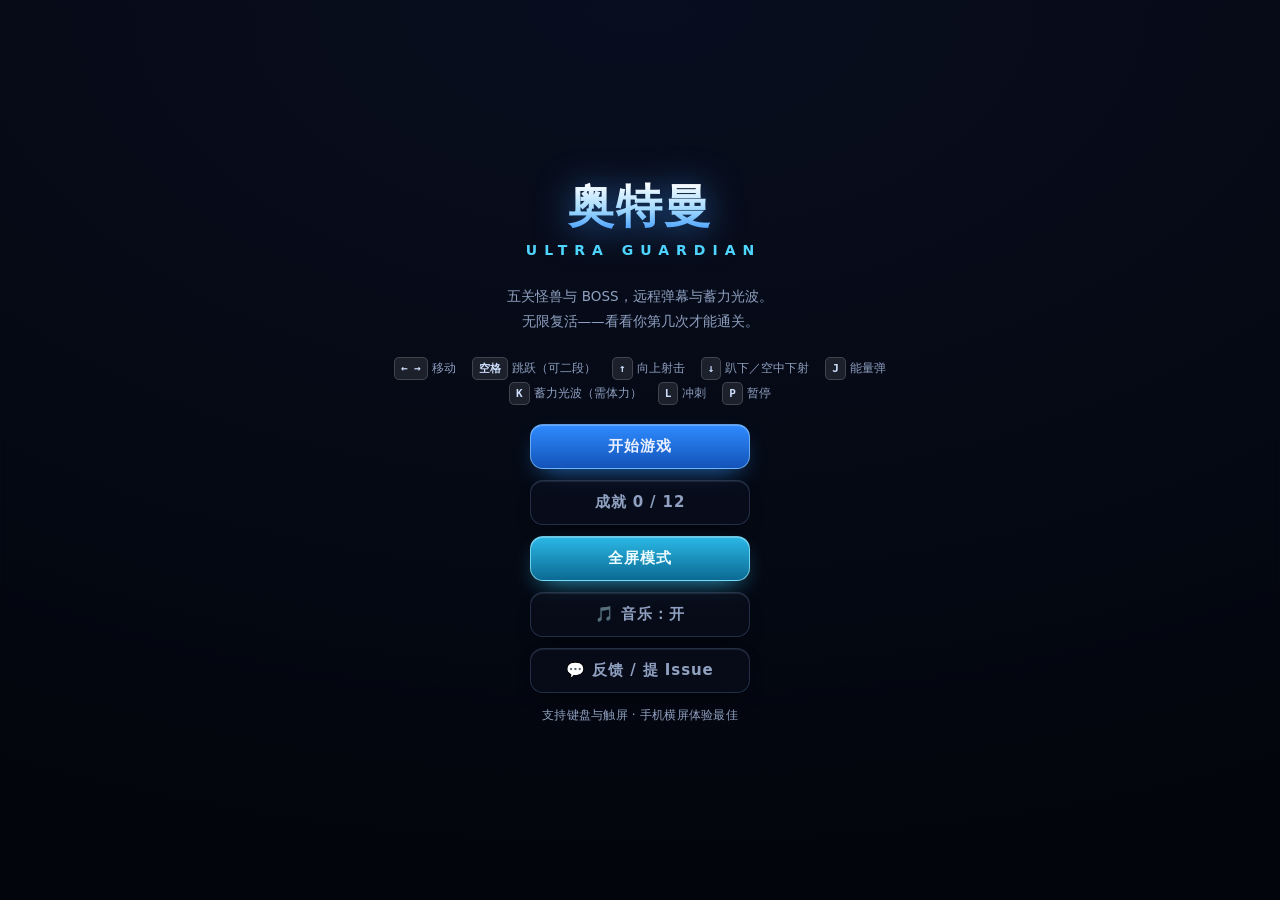
<file: lab/ultraman-bike/index.html>
<!doctype html>
<html lang="zh-CN">
<head>
<meta charset="utf-8">
<meta name="viewport" content="width=device-width, initial-scale=1, maximum-scale=1, user-scalable=no, viewport-fit=cover">
<meta name="theme-color" content="#05070f">
<meta name="apple-mobile-web-app-capable" content="yes">
<meta name="mobile-web-app-capable" content="yes">
<meta name="apple-mobile-web-app-status-bar-style" content="black-translucent">
<title>奥特曼：光之战士 · ULTRA GUARDIAN</title>
<meta name="description" content="二维横版弹幕动作游戏：奥特曼大战怪兽，五关不同场景与 BOSS，支持键盘与触屏操作。">
<link rel="icon" href="assets/favicon.svg" type="image/svg+xml">
<link rel="stylesheet" href="assets/css/game.css">
</head>
<body>
<div id="app">

  <canvas id="game" width="640" height="360"></canvas>

  <!-- ============ HUD ============ -->
  <div id="hud" class="hud" hidden>
    <div class="hud-left">
      <div class="timer" id="timer">
        <svg class="timer-svg" viewBox="0 0 44 44" aria-hidden="true">
          <circle class="timer-track" cx="22" cy="22" r="18"/>
          <circle class="timer-progress" id="timerProgress" cx="22" cy="22" r="18"/>
        </svg>
        <div class="timer-core" id="timerCore"></div>
      </div>
      <div class="hud-info">
        <div class="hud-level" id="hudLevel">第一关 · 城市废墟</div>
        <div class="hud-hp" id="hudHp">100 / 100</div>
        <div class="hud-stamina" id="staminaBar" title="体力：普通攻击命中积攒，满格可发射斯派修姆光线">
          <i id="staminaFill"></i>
        </div>
      </div>
    </div>
    <div class="hud-right">
      <div class="hud-stat"><span class="k">复活</span><b id="hudRevive">0</b></div>
      <div class="hud-stat"><span class="k">得分</span><b id="hudScore">0</b></div>
    </div>
  </div>

  <!-- ============ 触屏控制 ============
       左下 / 右下各一块四等分扇形触控区：以圆心算角度判定扇区，沿半径方向
       无限延展，扇形内外任意位置按下都会触发对应操作。
       只画内部四条分隔线（径向渐变到边缘淡出），不画外圈，尽量减少遮挡。 -->
  <div id="touch" class="touch" hidden>

    <div class="pad pad--move" id="padMove">
      <svg class="pad-svg" viewBox="0 0 200 200" aria-hidden="true">
        <defs>
          <radialGradient id="fadeMove" cx="100" cy="100" r="96" gradientUnits="userSpaceOnUse">
            <stop offset="0%"   stop-color="#a9d4ff" stop-opacity=".28"/>
            <stop offset="40%"  stop-color="#a9d4ff" stop-opacity=".13"/>
            <stop offset="78%"  stop-color="#a9d4ff" stop-opacity=".03"/>
            <stop offset="100%" stop-color="#a9d4ff" stop-opacity="0"/>
          </radialGradient>
        </defs>
        <path class="sec" data-key="up"    d="M100,100 L32.1,32.1   A96,96 0 0 1 167.9,32.1   Z"/>
        <path class="sec" data-key="right" d="M100,100 L167.9,32.1   A96,96 0 0 1 167.9,167.9  Z"/>
        <path class="sec" data-key="down"  d="M100,100 L167.9,167.9  A96,96 0 0 1 32.1,167.9   Z"/>
        <path class="sec" data-key="left"  d="M100,100 L32.1,167.9   A96,96 0 0 1 32.1,32.1    Z"/>
        <g class="pad-lines" stroke="url(#fadeMove)">
          <line x1="100" y1="100" x2="32.1"  y2="32.1"/>
          <line x1="100" y1="100" x2="167.9" y2="32.1"/>
          <line x1="100" y1="100" x2="167.9" y2="167.9"/>
          <line x1="100" y1="100" x2="32.1"  y2="167.9"/>
        </g>
        <circle class="pad-dot" cx="100" cy="100" r="3.5"/>
        <text class="pad-lab" data-lab="up"    x="100" y="46">▲</text>
        <text class="pad-lab" data-lab="right" x="152" y="100">▶</text>
        <text class="pad-lab" data-lab="down"  x="100" y="154">▼</text>
        <text class="pad-lab" data-lab="left"  x="48"  y="100">◀</text>
      </svg>
    </div>

    <div class="pad pad--act" id="padAct">
      <svg class="pad-svg" viewBox="0 0 200 200" aria-hidden="true">
        <defs>
          <radialGradient id="fadeAct" cx="100" cy="100" r="96" gradientUnits="userSpaceOnUse">
            <stop offset="0%"   stop-color="#ffe08a" stop-opacity=".28"/>
            <stop offset="40%"  stop-color="#ffe08a" stop-opacity=".13"/>
            <stop offset="78%"  stop-color="#ffe08a" stop-opacity=".03"/>
            <stop offset="100%" stop-color="#ffe08a" stop-opacity="0"/>
          </radialGradient>
        </defs>
        <path class="sec" data-key="beam" d="M100,100 L32.1,32.1   A96,96 0 0 1 167.9,32.1   Z"/>
        <path class="sec" data-key="fire" d="M100,100 L167.9,32.1   A96,96 0 0 1 167.9,167.9  Z"/>
        <path class="sec" data-key="jump" d="M100,100 L167.9,167.9  A96,96 0 0 1 32.1,167.9   Z"/>
        <path class="sec" data-key="dash" d="M100,100 L32.1,167.9   A96,96 0 0 1 32.1,32.1    Z"/>
        <g class="pad-lines" stroke="url(#fadeAct)">
          <line x1="100" y1="100" x2="32.1"  y2="32.1"/>
          <line x1="100" y1="100" x2="167.9" y2="32.1"/>
          <line x1="100" y1="100" x2="167.9" y2="167.9"/>
          <line x1="100" y1="100" x2="32.1"  y2="167.9"/>
        </g>
        <circle class="pad-dot" cx="100" cy="100" r="3.5"/>
        <text class="pad-lab" data-lab="beam" x="100" y="48">波</text>
        <text class="pad-lab" data-lab="fire" x="150" y="100">攻</text>
        <text class="pad-lab" data-lab="jump" x="100" y="152">跳</text>
        <text class="pad-lab" data-lab="dash" x="50"  y="100">闪</text>
      </svg>
    </div>

  </div>

  <!-- ============ 覆盖层 ============ -->
  <div id="overlay" class="overlay"></div>

  <div id="rotate" class="rotate" hidden>
    <div class="rotate-icon">📱</div>
    <p>请把手机横过来玩</p>
    <span>横屏体验更好</span>
  </div>

</div>

<script src="assets/js/core.js"></script>
<script src="assets/js/art.js"></script>
<script src="assets/js/levels.js"></script>
<script src="assets/js/game.js"></script>
</body>
</html>
</file>
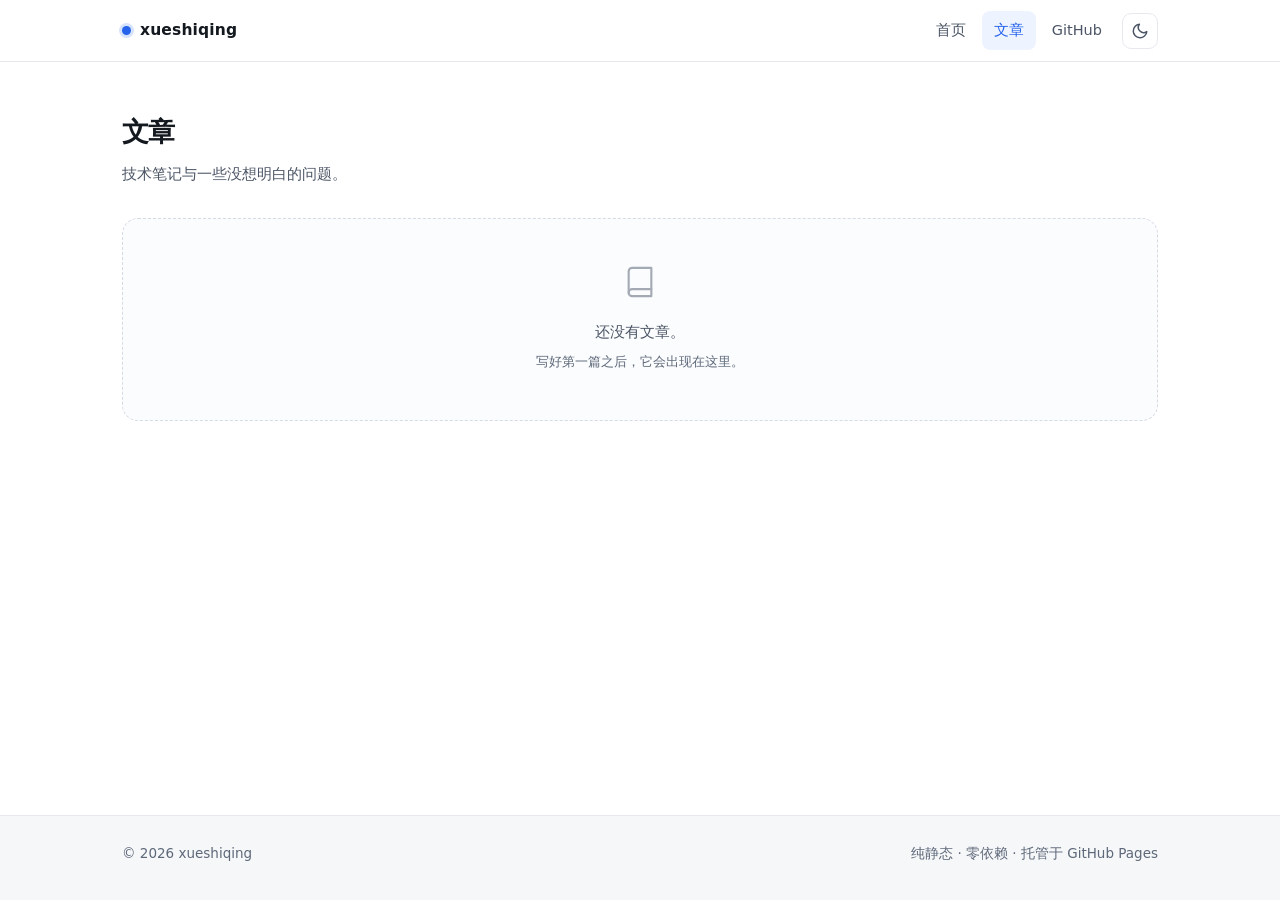
<file: blog.html>
<!doctype html>
<html lang="zh-CN" data-theme="light">
<head>
<meta charset="utf-8">
<meta name="viewport" content="width=device-width, initial-scale=1">
<title>文章 · xueshiqing</title>
<meta name="description" content="xueshiqing 的全部文章。">
<link rel="icon" href="assets/favicon.svg" type="image/svg+xml">
<link rel="stylesheet" href="assets/css/style.css">
<script>(function(){try{var t=localStorage.getItem('blog-theme');if(!t){t=window.matchMedia&&window.matchMedia('(prefers-color-scheme: dark)').matches?'dark':'light';}document.documentElement.setAttribute('data-theme',t);}catch(e){}})();</script>
</head>
<body>

<a class="skip-link" href="#main">跳到正文</a>

<header class="site-header">
  <div class="wrap">
    <a class="brand" href="index.html"><span class="brand-dot"></span>xueshiqing</a>
    <nav class="nav">
      <a href="index.html" data-nav>首页</a>
      <a href="blog.html" data-nav>文章</a>
      <a href="https://github.com/xueshiqing" target="_blank" rel="noopener">GitHub</a>
      <button class="icon-btn" type="button" data-theme-toggle aria-label="切换主题" title="切换主题">
        <svg class="i-sun" viewBox="0 0 24 24" fill="none" stroke="currentColor" stroke-width="2" stroke-linecap="round" stroke-linejoin="round" aria-hidden="true">
          <circle cx="12" cy="12" r="4"/><path d="M12 2v2M12 20v2M4.93 4.93l1.41 1.41M17.66 17.66l1.41 1.41M2 12h2M20 12h2M6.34 17.66l-1.41 1.41M19.07 4.93l-1.41 1.41"/>
        </svg>
        <svg class="i-moon" viewBox="0 0 24 24" fill="none" stroke="currentColor" stroke-width="2" stroke-linecap="round" stroke-linejoin="round" aria-hidden="true">
          <path d="M21 12.79A9 9 0 1 1 11.21 3 7 7 0 0 0 21 12.79z"/>
        </svg>
      </button>
    </nav>
  </div>
</header>

<main id="main">
  <div class="wrap">
    <h1 class="page-title">文章</h1>
    <p class="page-sub">技术笔记与一些没想明白的问题。</p>
    <div data-archive>
      <div class="loading"><div class="spinner"></div>正在加载…</div>
    </div>
  </div>
</main>

<footer class="site-footer">
  <div class="wrap">
    <span>© <span data-year>2025</span> xueshiqing</span>
    <span class="spacer"></span>
    <span>纯静态 · 零依赖 · 托管于 GitHub Pages</span>
  </div>
</footer>

<script src="assets/js/site.js"></script>
</body>
</html>
</file>
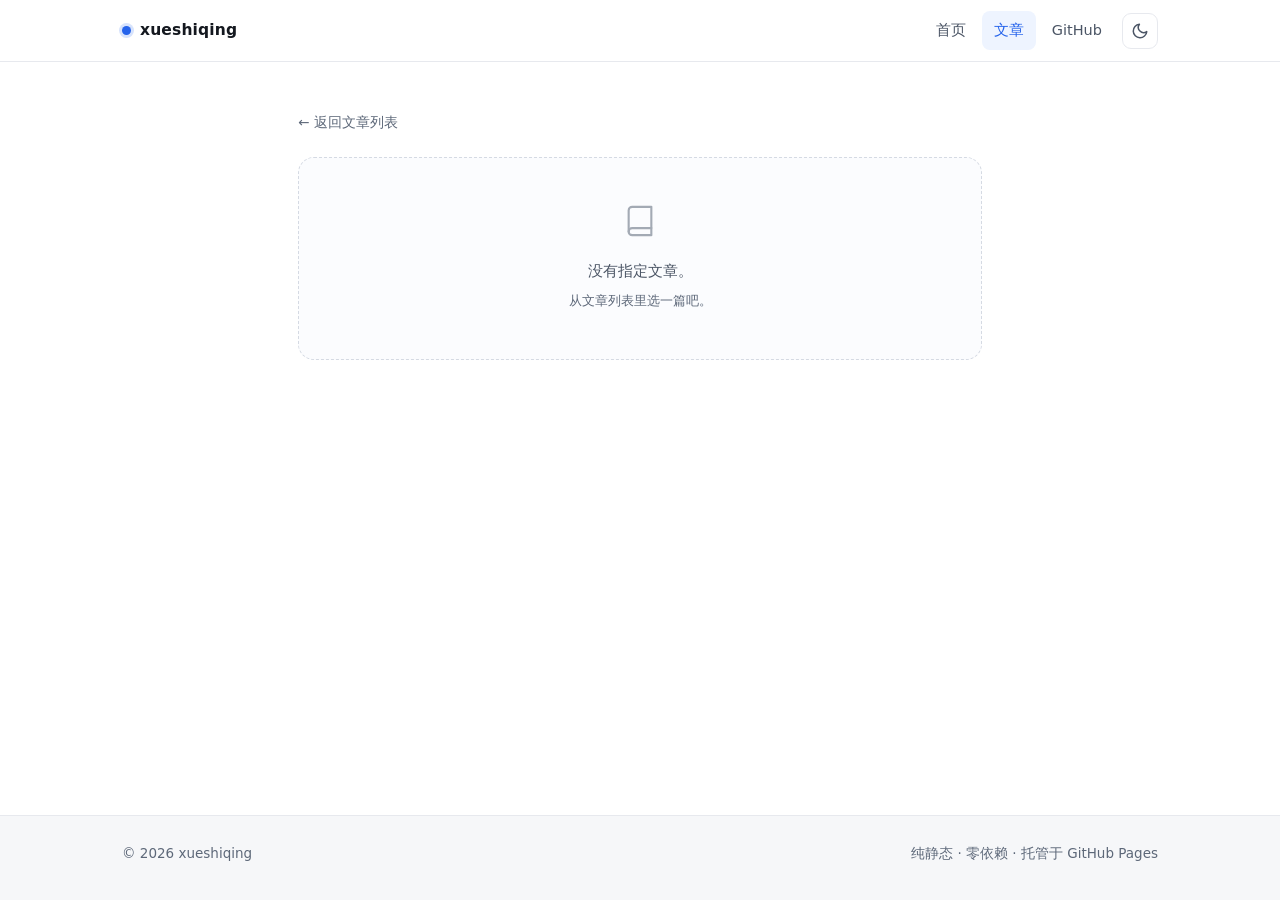
<file: post.html>
<!doctype html>
<html lang="zh-CN" data-theme="light">
<head>
<meta charset="utf-8">
<meta name="viewport" content="width=device-width, initial-scale=1">
<title>文章 · xueshiqing</title>
<meta name="description" content="xueshiqing 的技术文章。">
<link rel="icon" href="assets/favicon.svg" type="image/svg+xml">
<link rel="stylesheet" href="assets/css/style.css">
<script>(function(){try{var t=localStorage.getItem('blog-theme');if(!t){t=window.matchMedia&&window.matchMedia('(prefers-color-scheme: dark)').matches?'dark':'light';}document.documentElement.setAttribute('data-theme',t);}catch(e){}})();</script>
</head>
<body>

<a class="skip-link" href="#main">跳到正文</a>

<header class="site-header">
  <div class="wrap">
    <a class="brand" href="index.html"><span class="brand-dot"></span>xueshiqing</a>
    <nav class="nav">
      <a href="index.html" data-nav>首页</a>
      <a href="blog.html" data-nav>文章</a>
      <a href="https://github.com/xueshiqing" target="_blank" rel="noopener">GitHub</a>
      <button class="icon-btn" type="button" data-theme-toggle aria-label="切换主题" title="切换主题">
        <svg class="i-sun" viewBox="0 0 24 24" fill="none" stroke="currentColor" stroke-width="2" stroke-linecap="round" stroke-linejoin="round" aria-hidden="true">
          <circle cx="12" cy="12" r="4"/><path d="M12 2v2M12 20v2M4.93 4.93l1.41 1.41M17.66 17.66l1.41 1.41M2 12h2M20 12h2M6.34 17.66l-1.41 1.41M19.07 4.93l-1.41 1.41"/>
        </svg>
        <svg class="i-moon" viewBox="0 0 24 24" fill="none" stroke="currentColor" stroke-width="2" stroke-linecap="round" stroke-linejoin="round" aria-hidden="true">
          <path d="M21 12.79A9 9 0 1 1 11.21 3 7 7 0 0 0 21 12.79z"/>
        </svg>
      </button>
    </nav>
  </div>
</header>

<main id="main">
  <div class="wrap wrap--read">
    <a class="back-link" href="blog.html">← 返回文章列表</a>
    <div data-post>
      <div class="loading"><div class="spinner"></div>正在加载…</div>
    </div>
    <noscript>
      <div class="empty">
        <p>这篇文章由 Markdown 在浏览器端渲染，需要启用 JavaScript。</p>
      </div>
    </noscript>
  </div>
</main>

<footer class="site-footer">
  <div class="wrap">
    <span>© <span data-year>2025</span> xueshiqing</span>
    <span class="spacer"></span>
    <span>纯静态 · 零依赖 · 托管于 GitHub Pages</span>
  </div>
</footer>

<script src="assets/js/markdown.js"></script>
<script src="assets/js/site.js"></script>
</body>
</html>
</file>
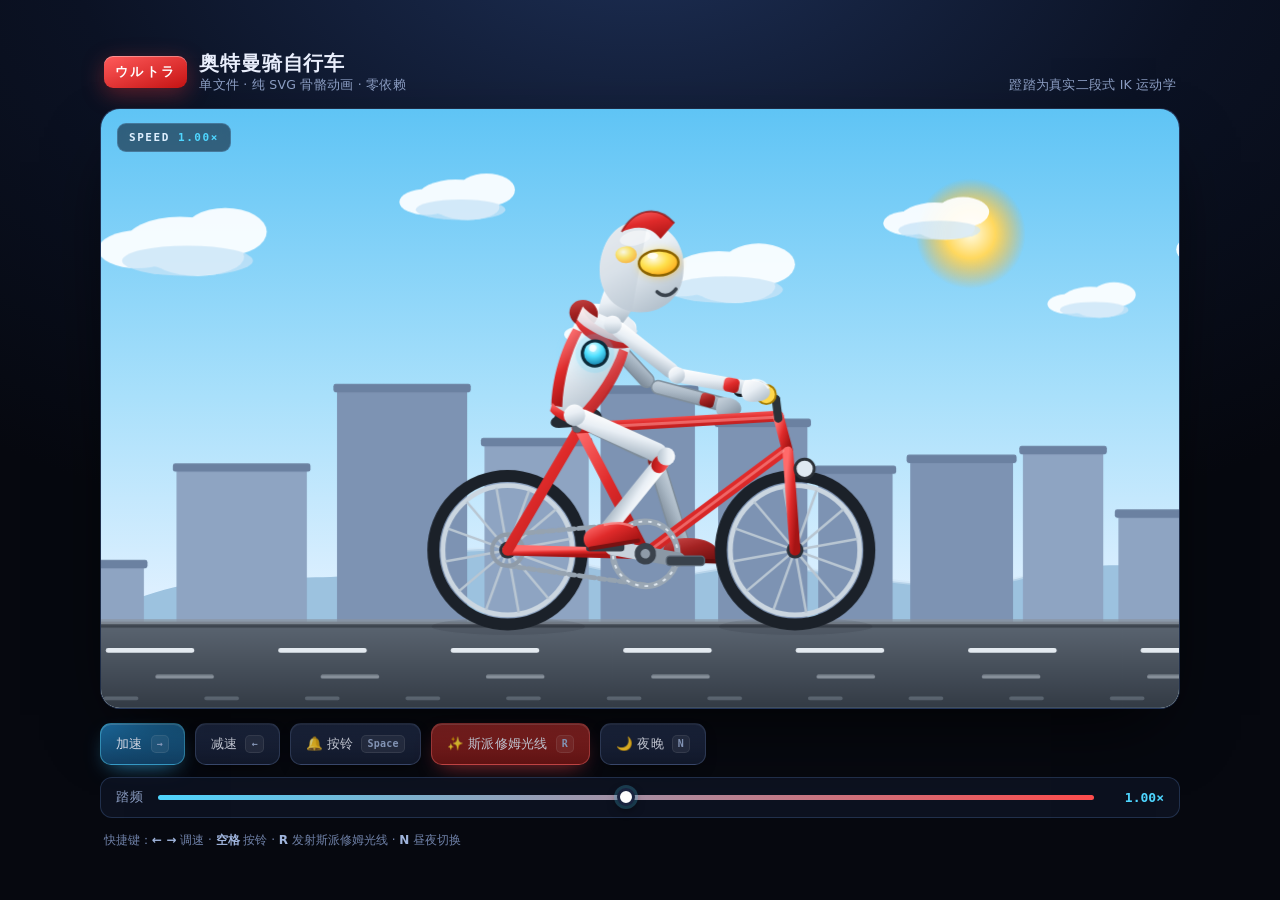
<file: lab/ultraman-bike/bike.html>
<!doctype html>
<html lang="zh-CN">
<head>
<meta charset="utf-8">
<meta name="viewport" content="width=device-width,initial-scale=1">
<title>奥特曼骑自行车 · ULTRA CYCLING</title>
<style>
  :root{
    --bg0:#070a14;
    --panel:rgba(14,20,36,.82);
    --line:rgba(120,170,255,.20);
    --text:#e9eefc;
    --muted:#8ea0c6;
    --red:#ff4d4d;
    --cyan:#4fd6ff;
    --gold:#ffd84d;
  }
  *{box-sizing:border-box}
  html,body{height:100%}
  body{
    margin:0; padding:20px;
    background:
      radial-gradient(1100px 640px at 50% -8%, #1d2f55 0%, #0b1224 52%, #06080f 100%);
    color:var(--text);
    font-family:-apple-system,BlinkMacSystemFont,"PingFang SC","Hiragino Sans GB","Microsoft YaHei",system-ui,sans-serif;
    display:flex; align-items:center; justify-content:center;
    -webkit-font-smoothing:antialiased;
  }
  .app{ width:min(1080px,100%); }

  .head{ display:flex; align-items:flex-end; justify-content:space-between; gap:16px; margin:0 4px 14px; flex-wrap:wrap; }
  .brand{ display:flex; align-items:center; gap:12px; }
  .logo{
    font-weight:800; font-size:13px; letter-spacing:.18em; padding:7px 11px; border-radius:9px;
    color:#fff; background:linear-gradient(160deg,#ff5b5b,#c81414);
    box-shadow:0 6px 22px rgba(255,60,60,.34), inset 0 1px 0 rgba(255,255,255,.35);
  }
  h1{ margin:0; font-size:20px; letter-spacing:.04em; font-weight:700; }
  .sub{ margin:0; color:var(--muted); font-size:12.5px; letter-spacing:.02em; }

  .stage{
    position:relative; border-radius:20px; overflow:hidden;
    border:1px solid var(--line);
    background:linear-gradient(180deg,#0e1830,#070b16);
    box-shadow:0 30px 70px -24px rgba(0,0,0,.85), inset 0 1px 0 rgba(255,255,255,.06);
  }
  svg#scene{ display:block; width:100%; height:auto; }

  .badge{
    position:absolute; left:16px; top:14px;
    font:600 11px/1 ui-monospace,SFMono-Regular,Menlo,monospace; letter-spacing:.14em;
    color:#dff0ff; padding:8px 11px; border-radius:9px;
    background:rgba(6,12,26,.55); border:1px solid rgba(140,200,255,.24);
    backdrop-filter:blur(8px);
  }
  .badge b{ color:var(--cyan); }

  .panel{ margin-top:14px; display:grid; gap:12px; }
  .row{ display:flex; align-items:center; gap:10px; flex-wrap:wrap; }

  .btn{
    appearance:none; cursor:pointer; color:var(--text);
    font:600 13px/1 inherit; letter-spacing:.02em;
    padding:11px 15px; border-radius:11px;
    border:1px solid rgba(150,180,240,.22);
    background:linear-gradient(180deg,rgba(38,52,86,.9),rgba(20,28,48,.9));
    box-shadow:0 6px 16px -8px rgba(0,0,0,.9), inset 0 1px 0 rgba(255,255,255,.07);
    transition:transform .12s ease, filter .12s ease, border-color .12s ease;
    display:inline-flex; align-items:center; gap:8px;
  }
  .btn:hover{ transform:translateY(-1px); border-color:rgba(160,200,255,.45); filter:brightness(1.12); }
  .btn:active{ transform:translateY(1px) scale(.985); }
  .btn kbd{
    font:600 10px/1 ui-monospace,Menlo,monospace; padding:3px 5px; border-radius:5px;
    color:#9fb4dc; background:rgba(255,255,255,.07); border:1px solid rgba(255,255,255,.1);
  }
  .btn.primary{
    border-color:rgba(90,220,255,.45);
    background:linear-gradient(180deg,#1d6fa5,#124267);
    box-shadow:0 8px 22px -10px rgba(60,190,255,.8), inset 0 1px 0 rgba(255,255,255,.18);
  }
  .btn.danger{
    border-color:rgba(255,110,110,.45);
    background:linear-gradient(180deg,#a32a2a,#661414);
    box-shadow:0 8px 22px -10px rgba(255,70,70,.75), inset 0 1px 0 rgba(255,255,255,.18);
  }

  .slider{
    display:flex; align-items:center; gap:12px; flex:1 1 300px;
    padding:11px 15px; border-radius:12px;
    background:var(--panel); border:1px solid var(--line);
  }
  .slider span{ font-size:12.5px; color:var(--muted); letter-spacing:.06em; }
  .slider output{
    font:700 13px/1 ui-monospace,Menlo,monospace; color:var(--cyan); min-width:56px; text-align:right;
  }
  input[type=range]{
    -webkit-appearance:none; appearance:none; flex:1; height:5px; border-radius:99px;
    background:linear-gradient(90deg,#4fd6ff,#ff4d4d); outline:none;
  }
  input[type=range]::-webkit-slider-thumb{
    -webkit-appearance:none; width:18px; height:18px; border-radius:50%;
    background:#fff; border:3px solid #1a2440; cursor:pointer;
    box-shadow:0 0 0 3px rgba(79,214,255,.22), 0 4px 10px rgba(0,0,0,.5);
  }
  input[type=range]::-moz-range-thumb{
    width:16px; height:16px; border-radius:50%; background:#fff; border:3px solid #1a2440; cursor:pointer;
  }

  .hint{ margin:12px 4px 0; color:#6f81a8; font-size:12px; line-height:1.7; }
  .hint b{ color:#9fb4dc; font-weight:600; }

  @media (max-width:640px){
    body{ padding:12px; }
    h1{ font-size:17px; }
    .btn{ padding:10px 12px; font-size:12px; }
    .btn kbd{ display:none; }
  }
</style>
</head>
<body>
<main class="app">

  <header class="head">
    <div class="brand">
      <span class="logo">ウルトラ</span>
      <div>
        <h1>奥特曼骑自行车</h1>
        <p class="sub">单文件 · 纯 SVG 骨骼动画 · 零依赖</p>
      </div>
    </div>
    <p class="sub">蹬踏为真实二段式 IK 运动学</p>
  </header>

  <section class="stage">
    <svg id="scene" viewBox="0 0 900 500" xmlns="http://www.w3.org/2000/svg" role="img" aria-label="奥特曼骑着自行车在公路上飞驰">
      <defs>
        <linearGradient id="skyDay" x1="0" y1="0" x2="0" y2="1">
          <stop offset="0%"   stop-color="#5fc4f5"/>
          <stop offset="48%"  stop-color="#a9e0fb"/>
          <stop offset="82%"  stop-color="#dff0ff"/>
          <stop offset="100%" stop-color="#ffe7c4"/>
        </linearGradient>
        <linearGradient id="skyNight" x1="0" y1="0" x2="0" y2="1">
          <stop offset="0%"   stop-color="#050818"/>
          <stop offset="55%"  stop-color="#0e1b3e"/>
          <stop offset="100%" stop-color="#2b3a6d"/>
        </linearGradient>
        <radialGradient id="sunGrad">
          <stop offset="0%"   stop-color="#fffbe0"/>
          <stop offset="45%"  stop-color="#ffd85e"/>
          <stop offset="100%" stop-color="#ffb020" stop-opacity="0"/>
        </radialGradient>

        <linearGradient id="silver" x1="0.1" y1="0" x2="0.9" y2="1">
          <stop offset="0%"   stop-color="#ffffff"/>
          <stop offset="42%"  stop-color="#e9eff5"/>
          <stop offset="100%" stop-color="#a8b7c4"/>
        </linearGradient>
        <linearGradient id="silverFar" x1="0.1" y1="0" x2="0.9" y2="1">
          <stop offset="0%"   stop-color="#c8d3dd"/>
          <stop offset="45%"  stop-color="#a9b7c4"/>
          <stop offset="100%" stop-color="#7d8b99"/>
        </linearGradient>
        <linearGradient id="redSuit" x1="0.1" y1="0" x2="0.9" y2="1">
          <stop offset="0%"   stop-color="#ff6b6b"/>
          <stop offset="45%"  stop-color="#e02b2b"/>
          <stop offset="100%" stop-color="#a51414"/>
        </linearGradient>
        <linearGradient id="redSuitFar" x1="0.1" y1="0" x2="0.9" y2="1">
          <stop offset="0%"   stop-color="#c94848"/>
          <stop offset="45%"  stop-color="#a32222"/>
          <stop offset="100%" stop-color="#6d1010"/>
        </linearGradient>
        <radialGradient id="eyeGrad" cx="0.38" cy="0.34" r="0.78">
          <stop offset="0%"   stop-color="#fffde3"/>
          <stop offset="45%"  stop-color="#ffe14d"/>
          <stop offset="100%" stop-color="#ff9d10"/>
        </radialGradient>
        <radialGradient id="timerBlue" cx="0.35" cy="0.3" r="0.8">
          <stop offset="0%"   stop-color="#eaffff"/>
          <stop offset="45%"  stop-color="#4fe0ff"/>
          <stop offset="100%" stop-color="#0a6f9c"/>
        </radialGradient>
        <radialGradient id="timerRed" cx="0.35" cy="0.3" r="0.8">
          <stop offset="0%"   stop-color="#fff0f0"/>
          <stop offset="45%"  stop-color="#ff5a5a"/>
          <stop offset="100%" stop-color="#9c0a0a"/>
        </radialGradient>
        <linearGradient id="beamGrad" x1="0" y1="0" x2="1" y2="0">
          <stop offset="0%"   stop-color="#ffffff" stop-opacity=".95"/>
          <stop offset="35%"  stop-color="#9ff0ff" stop-opacity=".8"/>
          <stop offset="100%" stop-color="#4fd6ff" stop-opacity="0"/>
        </linearGradient>
        <linearGradient id="roadGrad" x1="0" y1="0" x2="0" y2="1">
          <stop offset="0%"   stop-color="#5c6672"/>
          <stop offset="100%" stop-color="#333b45"/>
        </linearGradient>
        <linearGradient id="nightVeil" x1="0" y1="0" x2="0" y2="1">
          <stop offset="0%"   stop-color="#0a1330" stop-opacity=".62"/>
          <stop offset="70%"  stop-color="#0a1330" stop-opacity=".34"/>
          <stop offset="100%" stop-color="#0a1330" stop-opacity=".52"/>
        </linearGradient>

        <filter id="glow" x="-80%" y="-80%" width="260%" height="260%">
          <feGaussianBlur stdDeviation="3.4" result="b"/>
          <feMerge><feMergeNode in="b"/><feMergeNode in="SourceGraphic"/></feMerge>
        </filter>
        <filter id="softGlow" x="-120%" y="-120%" width="340%" height="340%">
          <feGaussianBlur stdDeviation="9" result="b"/>
          <feMerge><feMergeNode in="b"/><feMergeNode in="SourceGraphic"/></feMerge>
        </filter>
        <filter id="beamBlur" x="-30%" y="-120%" width="160%" height="340%">
          <feGaussianBlur stdDeviation="6"/>
        </filter>
      </defs>

      <!-- ============ 天空 ============ -->
      <rect x="0" y="0" width="900" height="500" fill="url(#skyDay)"/>
      <rect id="nightSky" x="0" y="0" width="900" height="500" fill="url(#skyNight)" opacity="0"/>
      <g id="stars" opacity="0"></g>

      <circle id="sun"  cx="726" cy="104" r="46" fill="url(#sunGrad)"/>
      <g id="moon" opacity="0">
        <circle cx="726" cy="104" r="26" fill="#eef4ff"/>
        <circle cx="736" cy="97" r="23" fill="#0b1330" opacity=".92"/>
      </g>

      <g id="layerClouds"></g>
      <g id="layerHills"></g>
      <g id="layerCity"></g>

      <!-- ============ 地面 ============ -->
      <rect x="0" y="428" width="900" height="72" fill="url(#roadGrad)"/>
      <rect x="0" y="426" width="900" height="5" fill="#8a949f" opacity=".7"/>
      <rect x="0" y="430" width="900" height="3" fill="#20262e" opacity=".5"/>

      <!-- 路面速度线 -->
      <g id="roadMarks" opacity=".85">
        <line id="roadLine"  x1="-200" y1="452" x2="1100" y2="452" stroke="#e8eef4" stroke-width="4" stroke-linecap="round" stroke-dasharray="70 74"/>
        <line id="roadLine2" x1="-200" y1="474" x2="1100" y2="474" stroke="#c3ccd6" stroke-width="3" stroke-linecap="round" stroke-dasharray="46 92" opacity=".55"/>
      </g>
      <line id="nearGrass" x1="-200" y1="492" x2="1100" y2="492" stroke="#7d8894" stroke-width="3" stroke-linecap="round" stroke-dasharray="26 58" opacity=".5"/>

      <!-- ============ 车与人的影子 ============ -->
      <ellipse id="shadowRear"  cx="340" cy="432" rx="64" ry="7" fill="#0a0f18" opacity=".22"/>
      <ellipse id="shadowFront" cx="580" cy="432" rx="64" ry="7" fill="#0a0f18" opacity=".22"/>

      <!-- ============ 奥特曼 + 自行车 ============ -->
      <g id="rig">

        <!-- ---------- 远侧手臂 ---------- -->
        <g id="aFar">
          <rect x="0" y="-6" width="68" height="12" rx="6" fill="url(#silverFar)" stroke="#7f8d9a" stroke-width="1.2"/>
          <circle cx="0" cy="0" r="7" fill="url(#silverFar)"/>
          <g id="aFarFore">
            <rect x="0" y="-5.5" width="68" height="11" rx="5.5" fill="url(#silverFar)" stroke="#7f8d9a" stroke-width="1.2"/>
            <rect x="42" y="-5.5" width="12" height="11" rx="3" fill="url(#redSuitFar)"/>
            <g id="aFarHand">
              <path d="M -10,-7 C 0,-9 8,-5 9,1 C 10,7 2,10 -6,9 C -12,8 -14,3 -10,-7 Z" fill="url(#silverFar)"/>
            </g>
          </g>
        </g>

        <!-- ---------- 远侧腿 ---------- -->
        <g id="lFar">
          <rect x="0" y="-8" width="84" height="16" rx="8" fill="url(#silverFar)" stroke="#7f8d9a" stroke-width="1.2"/>
          <circle cx="0" cy="0" r="9" fill="url(#silverFar)"/>
          <g id="lFarShin">
            <rect x="0" y="-6.5" width="84" height="13" rx="6.5" fill="url(#silverFar)" stroke="#7f8d9a" stroke-width="1.2"/>
            <rect x="0" y="-6.5" width="16" height="13" rx="6.5" fill="url(#redSuitFar)"/>
            <circle cx="0" cy="0" r="7.5" fill="url(#silverFar)"/>
            <g id="lFarFoot">
              <path d="M -14,-4 C -18,0 -17,7 -13,9 L 24,10 C 30,9 31,3 28,-1 C 24,-7 14,-9 6,-9 C -2,-9 -9,-8 -14,-4 Z" fill="url(#redSuitFar)"/>
              <rect x="-14" y="8" width="44" height="3.5" rx="1.7" fill="#5e0d0d"/>
            </g>
          </g>
        </g>

        <!-- ---------- 自行车 ---------- -->
        <g id="bike">
          <!-- 后轮 -->
          <g>
            <circle cx="340" cy="368" r="62" fill="none" stroke="#1b2129" stroke-width="10"/>
            <circle cx="340" cy="368" r="54" fill="none" stroke="#cbd6e0" stroke-width="4"/>
            <g id="wheelRearSpin"></g>
            <circle cx="340" cy="368" r="7" fill="#2b3138"/>
          </g>
          <!-- 前轮 -->
          <g>
            <circle cx="580" cy="368" r="62" fill="none" stroke="#1b2129" stroke-width="10"/>
            <circle cx="580" cy="368" r="54" fill="none" stroke="#cbd6e0" stroke-width="4"/>
            <g id="wheelFrontSpin"></g>
            <circle cx="580" cy="368" r="7" fill="#2b3138"/>
          </g>

          <!-- 链条 -->
          <g stroke="#96a3b0" stroke-width="4" fill="none" stroke-dasharray="5 3.5" stroke-linecap="round">
            <line x1="455" y1="345" x2="340" y2="355"/>
            <line x1="455" y1="397" x2="340" y2="381"/>
          </g>
          <circle cx="340" cy="368" r="13" fill="none" stroke="#8f9ba8" stroke-width="3.5"/>

          <!-- 车架 -->
          <g stroke="url(#redSuit)" stroke-width="9" stroke-linecap="round" fill="none">
            <line x1="455" y1="371" x2="340" y2="368"/>   <!-- 后下叉 -->
            <line x1="400" y1="266" x2="340" y2="368"/>   <!-- 后上叉 -->
            <line x1="455" y1="371" x2="398" y2="262"/>   <!-- 座管 -->
            <line x1="398" y1="266" x2="566" y2="256"/>   <!-- 上管 -->
            <line x1="455" y1="371" x2="572" y2="284"/>   <!-- 下管 -->
            <line x1="566" y1="256" x2="574" y2="286"/>   <!-- 头管 -->
            <line x1="574" y1="286" x2="580" y2="368"/>   <!-- 前叉 -->
          </g>
          <!-- 车架高光 -->
          <g stroke="#ff9a9a" stroke-width="2.4" stroke-linecap="round" fill="none" opacity=".55">
            <line x1="400" y1="266" x2="564" y2="257"/>
            <line x1="455" y1="371" x2="570" y2="285"/>
          </g>

          <!-- 车座 -->
          <path d="M 379,257 C 384,247 398,244 413,250 C 421,253 421,262 410,264 L 383,266 C 375,266 374,260 379,257 Z" fill="#232a33"/>
          <rect x="394" y="258" width="8" height="12" rx="4" fill="#5c6672"/>

          <!-- 车把 -->
          <g stroke="#2b3138" stroke-width="7" stroke-linecap="round" fill="none">
            <line x1="566" y1="258" x2="564" y2="242"/>
            <line x1="564" y1="242" x2="536" y2="234"/>
          </g>
          <rect x="528" y="227" width="28" height="13" rx="6.5" fill="#14181e"/>

          <!-- 车铃 -->
          <g id="bellGroup" transform="translate(0,0)">
            <circle cx="556" cy="238" r="8" fill="#ffd84d"/>
            <circle cx="556" cy="238" r="8" fill="none" stroke="#a67c00" stroke-width="1.6"/>
            <circle cx="553" cy="235" r="2.6" fill="#fff8d8" opacity=".9"/>
          </g>

          <!-- 前灯 -->
          <circle id="lampLens" cx="588" cy="300" r="8" fill="#dfe9f2" stroke="#2b3138" stroke-width="2.4"/>
          <g id="headlight" opacity="0">
            <path d="M 590,300 L 900,236 L 900,368 Z" fill="#ffe9a8" opacity=".30"/>
            <path d="M 590,300 L 900,268 L 900,336 Z" fill="#fff6d0" opacity=".26"/>
            <circle cx="590" cy="300" r="11" fill="#fff3c0" filter="url(#glow)"/>
          </g>

          <!-- 牙盘 + 曲柄 -->
          <g id="crankGroup">
            <circle cx="455" cy="371" r="27" fill="none" stroke="#9aa7b4" stroke-width="5"/>
            <circle cx="455" cy="371" r="27" fill="none" stroke="#dfe7ee" stroke-width="1.6" stroke-dasharray="3 5"/>
            <rect x="455" y="365" width="34" height="12" rx="6" fill="#c9d3dc"/>
            <rect x="421" y="365" width="34" height="12" rx="6" fill="#8b98a5"/>
            <circle cx="455" cy="371" r="9" fill="#3a424c"/>
            <circle cx="455" cy="371" r="4" fill="#8f9ba8"/>
          </g>
          <g id="pedalFar"><rect x="-16" y="-4" width="32" height="8" rx="3" fill="#39424c" stroke="#5d6a78" stroke-width="1"/></g>
          <g id="pedalNear"><rect x="-16" y="-4" width="32" height="8" rx="3" fill="#333b45"/></g>
        </g>

        <!-- ---------- 身体 ---------- -->
        <g id="torso">
          <!-- 躯干 -->
          <path d="M -15,6 C -23,-24 -27,-56 -25,-80 C -24,-89 -14,-93 0,-93 C 14,-93 24,-89 25,-80 C 27,-56 23,-24 15,6 Z" fill="url(#silver)"/>
          <!-- 远侧肩甲 -->
          <ellipse cx="-22" cy="-79" rx="12" ry="11" fill="url(#redSuitFar)"/>
          <!-- 胸带 -->
          <path d="M -25,-82 C -13,-71 13,-71 25,-82 L 25,-69 C 13,-58 -13,-58 -25,-69 Z" fill="url(#redSuit)"/>
          <!-- 侧腰红条 -->
          <path d="M -25,-64 C -28,-44 -24,-18 -16,2 L -7,0 C -15,-20 -19,-44 -17,-64 Z" fill="url(#redSuit)"/>
          <path d="M 25,-64 C 28,-44 24,-18 16,2 L 7,0 C 15,-20 19,-44 17,-64 Z" fill="url(#redSuit)" opacity=".92"/>
          <!-- 腰带 -->
          <path d="M -16,0 C -8,4 8,4 16,0 L 15,7 C 8,11 -8,11 -15,7 Z" fill="url(#redSuit)"/>
          <!-- 彩色计时器 -->
          <circle id="timerHalo" cx="0" cy="-52" r="16" fill="#4fd6ff" opacity=".28" filter="url(#softGlow)"/>
          <circle id="colorTimer" cx="0" cy="-52" r="10.5" fill="url(#timerBlue)"/>
          <circle cx="0" cy="-52" r="10.5" fill="none" stroke="#0d2b3a" stroke-width="2.6"/>
          <circle id="timerSpec" cx="-3.4" cy="-55.4" r="3" fill="#ffffff" opacity=".75"/>
          <!-- 脖子 -->
          <path d="M -14,-110 C -14,-98 -13,-90 -11,-84 L 11,-84 C 13,-90 14,-98 14,-110 Z" fill="url(#silver)"/>
          <!-- 斜方肌 -->
          <path d="M -25,-84 C -14,-78 14,-78 25,-84 L 25,-72 C 14,-66 -14,-66 -25,-72 Z" fill="url(#silver)" opacity=".9"/>

          <!-- 头 -->
          <g id="head">
            <!-- 头部主体 -->
            <path d="M -31,-2 C -33,-29 -19,-45 2,-45 C 25,-45 39,-28 39,-4 C 39,17 22,31 2,31 C -16,31 -29,17 -31,-2 Z" fill="url(#silver)"/>
            <!-- 头侧阴影 -->
            <path d="M -31,-2 C -33,-29 -19,-45 2,-45 L 2,31 C -16,31 -29,17 -31,-2 Z" fill="#b9c6d1" opacity=".35"/>
            <!-- 头鳍 -->
            <path d="M -18,-33 C -12,-52 6,-62 24,-48 L 15,-33 C 4,-43 -8,-40 -18,-33 Z" fill="url(#redSuit)"/>
            <path d="M -18,-33 C -12,-52 6,-62 24,-48" fill="none" stroke="#8f1010" stroke-width="1.6" opacity=".7"/>
            <!-- 远侧眼 -->
            <ellipse cx="-11" cy="-15" rx="9" ry="7" transform="rotate(-12 -11 -15)" fill="url(#eyeGrad)" opacity=".8"/>
            <!-- 近侧眼 -->
            <ellipse id="eyeNear" cx="17" cy="-13" rx="16.5" ry="10.5" transform="rotate(-13 17 -13)" fill="url(#eyeGrad)" filter="url(#glow)"/>
            <ellipse cx="17" cy="-13" rx="16.5" ry="10.5" transform="rotate(-13 17 -13)" fill="none" stroke="#8a6200" stroke-width="2"/>
            <ellipse cx="11" cy="-18" rx="4.5" ry="2.6" transform="rotate(-13 11 -18)" fill="#ffffff" opacity=".85"/>
            <!-- 嘴 -->
            <path d="M 20,11 C 26,15 32,12 35,6" fill="none" stroke="#39424c" stroke-width="3" stroke-linecap="round"/>
            <!-- 高光 -->
            <ellipse cx="-6" cy="-30" rx="13" ry="6" transform="rotate(-22 -6 -30)" fill="#ffffff" opacity=".5"/>
          </g>
        </g>

        <!-- ---------- 近侧腿 ---------- -->
        <g id="lNear">
          <rect x="0" y="-8" width="84" height="16" rx="8" fill="url(#silver)"/>
          <circle cx="0" cy="0" r="9" fill="url(#silver)"/>
          <g id="lNearShin">
            <rect x="0" y="-6.5" width="84" height="13" rx="6.5" fill="url(#silver)"/>
            <rect x="0" y="-6.5" width="16" height="13" rx="6.5" fill="url(#redSuit)"/>
            <circle cx="0" cy="0" r="7.5" fill="url(#silver)"/>
            <g id="lNearFoot">
              <path d="M -14,-4 C -18,0 -17,7 -13,9 L 24,10 C 30,9 31,3 28,-1 C 24,-7 14,-9 6,-9 C -2,-9 -9,-8 -14,-4 Z" fill="url(#redSuit)"/>
              <rect x="-14" y="8" width="44" height="3.5" rx="1.7" fill="#7a1212"/>
              <path d="M 2,-8 C 10,-9 20,-7 26,-2" fill="none" stroke="#ffb3b3" stroke-width="2" opacity=".6"/>
            </g>
          </g>
        </g>

        <!-- ---------- 近侧手臂 ---------- -->
        <g id="aNear">
          <rect x="0" y="-6.5" width="68" height="13" rx="6.5" fill="url(#silver)"/>
          <circle cx="0" cy="0" r="7.5" fill="url(#silver)"/>
          <g id="aNearFore">
            <rect x="0" y="-6" width="68" height="12" rx="6" fill="url(#silver)"/>
            <rect x="40" y="-6" width="13" height="12" rx="3.5" fill="url(#redSuit)"/>
            <circle cx="0" cy="0" r="7" fill="url(#silver)"/>
            <g id="aNearHand">
              <path d="M -10,-8 C 1,-10 10,-5 11,1 C 12,8 3,11 -6,10 C -13,9 -15,3 -10,-8 Z" fill="url(#silver)"/>
              <path d="M -4,-8 C 2,-9 8,-6 10,-1" fill="none" stroke="#ffffff" stroke-width="2" opacity=".7"/>
            </g>
          </g>
        </g>
      </g>

      <!-- ============ 光线特效 ============ -->
      <g id="beamGroup" opacity="0">
        <path d="M 0,-9 L 560,-34 L 560,34 L 0,9 Z" fill="url(#beamGrad)" filter="url(#beamBlur)"/>
        <path d="M 0,-4 L 560,-13 L 560,13 L 0,4 Z" fill="#ffffff" opacity=".92"/>
        <circle cx="0" cy="0" r="22" fill="#eaffff" opacity=".85" filter="url(#softGlow)"/>
      </g>
      <rect id="flash" x="0" y="0" width="900" height="500" fill="#ffffff" opacity="0" pointer-events="none"/>

      <!-- 夜晚整体压暗 -->
      <rect id="veil" x="0" y="0" width="900" height="500" fill="url(#nightVeil)" opacity="0" pointer-events="none"/>

      <!-- 暗角 -->
      <rect x="0" y="0" width="900" height="500" fill="none" pointer-events="none"/>
    </svg>

    <div class="badge">SPEED <b id="badgeSpeed">1.00×</b></div>
  </section>

  <section class="panel">
    <div class="row">
      <button class="btn primary" id="btnFaster">加速 <kbd>→</kbd></button>
      <button class="btn" id="btnSlower">减速 <kbd>←</kbd></button>
      <button class="btn" id="btnBell">🔔 按铃 <kbd>Space</kbd></button>
      <button class="btn danger" id="btnRay">✨ 斯派修姆光线 <kbd>R</kbd></button>
      <button class="btn" id="btnNight">🌙 夜晚 <kbd>N</kbd></button>
    </div>
    <div class="row">
      <label class="slider">
        <span>踏频</span>
        <input id="speed" type="range" min="0" max="2" step="0.02" value="1">
        <output id="speedOut">1.00×</output>
      </label>
    </div>
  </section>

  <p class="hint">
    快捷键：<b>← →</b> 调速 · <b>空格</b> 按铃 · <b>R</b> 发射斯派修姆光线 · <b>N</b> 昼夜切换
  </p>
</main>

<script>
(() => {
  'use strict';
  const NS  = 'http://www.w3.org/2000/svg';
  const $   = (id) => document.getElementById(id);
  const DEG = Math.PI / 180;
  const clamp = (v, a, b) => Math.min(b, Math.max(a, v));
  const lerp  = (a, b, t) => a + (b - a) * t;
  const easeInOut = (t) => t < 0.5 ? 2 * t * t : 1 - Math.pow(-2 * t + 2, 2) / 2;

  /* =========================================================
     1. 几何参数（单位：SVG 坐标）
     ========================================================= */
  const G = {
    rear:  { x: 340, y: 368 },
    front: { x: 580, y: 368 },
    bb:    { x: 455, y: 371 },   // 五通 / 曲柄中心
    crankR: 34,
    hip:   { x: 392, y: 252 },   // 坐垫上的胯部
    torso: 88,                   // 胯 -> 肩 长度
    thigh: 84, shin: 84,         // 大腿 / 小腿
    upper: 68, fore: 68,         // 上臂 / 前臂
    gripNear: { x: 548, y: 234 },
    gripFar:  { x: 526, y: 248 },
  };

  /* =========================================================
     2. 状态
     ========================================================= */
  const S = {
    targetSpeed: 1, speed: 0,
    crank: 0, wheelAng: 0,
    offCloud: 0, offHill: 0, offCity: 0, offRoad: 0,
    night: false, nightAmt: 0,
    bell: 0,
    ray: 0, rayActive: false, rayCooldown: 0,
    lowPower: 0,     // 发射后计时器闪红
    t: 0,
  };

  /* =========================================================
     3. 数学工具
     ========================================================= */
  function rot(x, y, deg) {
    const r = deg * DEG, c = Math.cos(r), s = Math.sin(r);
    return { x: x * c - y * s, y: x * s + y * c };
  }
  function add(p, q) { return { x: p.x + q.x, y: p.y + q.y }; }
  function qbez(p0, p1, p2, t) {
    const u = 1 - t;
    return {
      x: u * u * p0.x + 2 * u * t * p1.x + t * t * p2.x,
      y: u * u * p0.y + 2 * u * t * p1.y + t * t * p2.y,
    };
  }

  /**
   * 二段式 IK：已知根关节 root、末端目标 target、两段长度 a/b
   * prefer(knee) 决定取哪一组解（越大越优先）
   */
  function solve2(root, target, a, b, prefer) {
    let dx = target.x - root.x, dy = target.y - root.y;
    let d  = Math.hypot(dx, dy) || 0.0001;
    const maxD = a + b - 0.001;
    const minD = Math.abs(a - b) + 0.001;
    const dc = clamp(d, minD, maxD);
    // 目标超出可达范围时，把目标沿同方向拉回
    if (dc !== d) {
      dx = dx / d * dc; dy = dy / d * dc; d = dc;
    }
    const base = Math.atan2(dy, dx);
    const cosA = clamp((a * a + d * d - b * b) / (2 * a * d), -1, 1);
    const A    = Math.acos(cosA);

    let best = null;
    for (const ang of [base + A, base - A]) {
      const knee = { x: root.x + a * Math.cos(ang), y: root.y + a * Math.sin(ang) };
      const score = prefer(knee);
      if (!best || score > best.score) best = { score, knee };
    }
    const end = { x: root.x + dx, y: root.y + dy };
    return { knee: best.knee, end };
  }

  /* =========================================================
     4. 背景图层（视差）
     ========================================================= */
  function mulberry32(a) {
    return function () {
      a |= 0; a = a + 0x6D2B79F5 | 0;
      let t = Math.imul(a ^ a >>> 15, 1 | a);
      t = t + Math.imul(t ^ t >>> 7, 61 | t) ^ t;
      return ((t ^ t >>> 14) >>> 0) / 4294967296;
    };
  }
  const mk = (tag, attrs) => {
    const e = document.createElementNS(NS, tag);
    for (const k in attrs) e.setAttribute(k, attrs[k]);
    return e;
  };

  // ---- 云 ----
  const CLOUDS = [
    [ 70, 112, 1.05], [ 300,  74, 0.72], [ 520, 138, 0.92],
    [ 700,  92, 0.66], [ 830, 160, 0.55], [ 420, 186, 0.45],
  ];
  function cloudTile(parent) {
    for (const [cx, cy, s] of CLOUDS) {
      const g = mk('g', { opacity: 0.92 });
      const parts = [[0, 0, 44, 21], [36, -9, 33, 19], [-34, 5, 31, 15], [14, 11, 37, 15]];
      for (const [dx, dy, rx, ry] of parts) {
        g.appendChild(mk('ellipse', {
          cx: cx + dx * s, cy: cy + dy * s,
          rx: rx * s, ry: ry * s, fill: '#ffffff',
        }));
      }
      // 云底淡蓝
      g.appendChild(mk('ellipse', {
        cx: cx + 6 * s, cy: cy + 14 * s, rx: 52 * s, ry: 12 * s,
        fill: '#cfe6f7', opacity: 0.75,
      }));
      parent.appendChild(g);
    }
  }

  // ---- 远山 ----
  function hillTile(parent, i) {
    const base = 430;
    const p = mk('path', {
      d: `M 0,${base}
          C 120,${base - 66} 190,${base - 20} 280,${base - 52}
          C 372,${base - 86} 430,${base - 26} 520,${base - 44}
          C 610,${base - 62} 700,${base - 14} 790,${base - 40}
          C 880,${base - 64} 960,${base - 30} 1040,${base - 58}
          C 1130,${base - 88} 1210,${base - 24} 1300,${base - 46}
          C 1400,${base - 70} 1500,${base - 18} 1600,${base - 50}
          C 1700,${base - 78} 1760,${base - 26} 1800,${base}
          L 1800,${base + 80} L 0,${base + 80} Z`,
      fill: i % 2 ? '#8fb7d8' : '#9cc2df',
    });
    parent.appendChild(p);
    // 山脊高光
    parent.appendChild(mk('path', {
      d: `M 280,${base - 52} C 372,${base - 86} 430,${base - 26} 520,${base - 44}
          C 610,${base - 62} 700,${base - 14} 790,${base - 40}`,
      fill: 'none', stroke: '#cfe3f4', 'stroke-width': 3, opacity: 0.55,
    }));
  }

  // ---- 城市剪影 ----
  function cityTile(parent) {
    const rnd = mulberry32(20240808);
    const base = 430;
    let x = 0;
    const windows = [];
    while (x < 1800) {
      const w = 46 + rnd() * 74;
      const h = 46 + rnd() * 150;
      const top = base - h;
      const col = rnd() > 0.5 ? '#7d93b3' : '#8ea4c2';
      parent.appendChild(mk('rect', {
        x, y: top, width: w, height: h, fill: col,
      }));
      // 屋顶
      parent.appendChild(mk('rect', {
        x: x - 3, y: top - 6, width: w + 6, height: 7,
        fill: '#6b81a1', rx: 2,
      }));
      // 窗
      const cols = Math.max(1, Math.floor(w / 22));
      const rows = Math.max(1, Math.floor(h / 26));
      for (let c = 0; c < cols; c++) {
        for (let r = 0; r < rows; r++) {
          if (rnd() > 0.62) {
            windows.push({
              x: x + 8 + c * ((w - 12) / cols),
              y: top + 12 + r * ((h - 18) / rows),
              w: 7, h: 10,
            });
          }
        }
      }
      x += w + 8 + rnd() * 22;
    }
    const g = mk('g', { class: 'cityWindows', opacity: 0 });
    for (const w of windows) {
      g.appendChild(mk('rect', {
        x: w.x, y: w.y, width: w.w, height: w.h,
        fill: '#ffe08a', opacity: 0.75, rx: 1,
      }));
    }
    parent.appendChild(g);
  }

  function buildLayer(id, tileW, copies, drawFn) {
    const g = $(id);
    for (let i = 0; i < copies; i++) {
      const t = mk('g', { transform: `translate(${i * tileW},0)` });
      drawFn(t, i);
      g.appendChild(t);
    }
    g._tileW = tileW;
  }

  buildLayer('layerClouds',  900, 3, cloudTile);
  buildLayer('layerHills',  1800, 2, hillTile);
  buildLayer('layerCity',   1800, 2, cityTile);

  // 星星
  (function stars() {
    const g = $('stars'), rnd = mulberry32(77);
    for (let i = 0; i < 90; i++) {
      const x = rnd() * 900, y = rnd() * 300, r = 0.6 + rnd() * 1.5;
      g.appendChild(mk('circle', {
        cx: x, cy: y, r: r, fill: '#ffffff',
        opacity: 0.35 + rnd() * 0.6,
      }));
    }
  })();

  // 车轮辐条
  (function spokes() {
    for (const [id, hx, hy] of [['wheelRearSpin', 340, 368], ['wheelFrontSpin', 580, 368]]) {
      const g = $(id);
      for (let i = 0; i < 12; i++) {
        const a = (i * 30) * DEG;
        g.appendChild(mk('line', {
          x1: hx + Math.cos(a) * 7, y1: hy + Math.sin(a) * 7,
          x2: hx + Math.cos(a) * 53, y2: hy + Math.sin(a) * 53,
          stroke: '#b9c6d2', 'stroke-width': 2.1,
        }));
      }
      g.appendChild(mk('circle', { cx: hx, cy: hy, r: 3.2, fill: '#8f9ba8' }));
    }
  })();

  function setScroll(id, off) {
    const g = $(id), tw = g._tileW;
    g.setAttribute('transform', `translate(${(-(off % tw)).toFixed(2)},0)`);
  }

  /* =========================================================
     5. 音效（WebAudio，无外部资源）
     ========================================================= */
  let AC = null;
  function ac() {
    if (!AC) {
      const C = window.AudioContext || window.webkitAudioContext;
      if (!C) return null;
      AC = new C();
    }
    if (AC.state === 'suspended') AC.resume();
    return AC;
  }
  function tone(freq, dur, type = 'sine', vol = 0.14, delay = 0, glideTo = null) {
    const a = ac(); if (!a) return;
    const t0 = a.currentTime + delay;
    const o = a.createOscillator(), g = a.createGain();
    o.type = type;
    o.frequency.setValueAtTime(freq, t0);
    if (glideTo) o.frequency.exponentialRampToValueAtTime(glideTo, t0 + dur);
    g.gain.setValueAtTime(0.0001, t0);
    g.gain.exponentialRampToValueAtTime(vol, t0 + 0.012);
    g.gain.exponentialRampToValueAtTime(0.0001, t0 + dur);
    o.connect(g).connect(a.destination);
    o.start(t0); o.stop(t0 + dur + 0.03);
  }
  function noiseBurst(dur = 0.5, vol = 0.16) {
    const a = ac(); if (!a) return;
    const n = Math.floor(a.sampleRate * dur);
    const buf = a.createBuffer(1, n, a.sampleRate);
    const d = buf.getChannelData(0);
    for (let i = 0; i < n; i++) d[i] = (Math.random() * 2 - 1) * (1 - i / n);
    const src = a.createBufferSource(); src.buffer = buf;
    const f = a.createBiquadFilter(); f.type = 'bandpass';
    f.frequency.setValueAtTime(900, a.currentTime);
    f.frequency.exponentialRampToValueAtTime(2600, a.currentTime + dur);
    const g = a.createGain();
    g.gain.setValueAtTime(vol, a.currentTime);
    g.gain.exponentialRampToValueAtTime(0.0001, a.currentTime + dur);
    src.connect(f).connect(g).connect(a.destination);
    src.start();
  }
  const sfxBell  = () => { tone(1760, 0.30, 'triangle', 0.16); tone(2640, 0.34, 'triangle', 0.10, 0.05); tone(1760, 0.26, 'triangle', 0.11, 0.19); };
  const sfxBeep  = () => tone(880, 0.11, 'square', 0.055);
  const sfxRay   = () => { tone(320, 0.75, 'sawtooth', 0.13, 0, 2400); noiseBurst(0.8, 0.14); };

  /* =========================================================
     6. 交互
     ========================================================= */
  const badgeSpeed = $('badgeSpeed'), speedOut = $('speedOut'), slider = $('speed');

  function setSpeed(v, fromSlider) {
    S.targetSpeed = clamp(v, 0, 2);
    if (!fromSlider) slider.value = S.targetSpeed;
    const txt = S.targetSpeed.toFixed(2) + '×';
    speedOut.textContent = txt;
    badgeSpeed.textContent = txt;
  }
  slider.addEventListener('input', () => setSpeed(parseFloat(slider.value), true));

  $('btnFaster').addEventListener('click', () => { setSpeed(S.targetSpeed + 0.25); sfxBeep(); });
  $('btnSlower').addEventListener('click', () => { setSpeed(S.targetSpeed - 0.25); sfxBeep(); });

  $('btnBell').addEventListener('click', () => {
    S.bell = 1;
    sfxBell();
    const b = $('bellGroup');
    b.style.transition = 'none';
    b.setAttribute('transform', 'translate(0,0)');
    requestAnimationFrame(() => {
      b.style.transition = 'transform .45s cubic-bezier(.2,1.6,.4,1)';
    });
  });

  function fireRay() {
    if (S.rayActive || S.rayCooldown > 0) return;
    S.rayActive = true; S.ray = 0;
    sfxRay();
    flashScreen(0.75);
  }
  $('btnRay').addEventListener('click', fireRay);

  $('btnNight').addEventListener('click', () => {
    S.night = !S.night;
    $('btnNight').innerHTML = S.night ? '☀️ 白天 <kbd>N</kbd>' : '🌙 夜晚 <kbd>N</kbd>';
    tone(S.night ? 420 : 620, 0.25, 'sine', 0.09, 0, S.night ? 260 : 900);
  });

  function flashScreen(amount) {
    const f = $('flash');
    f.setAttribute('opacity', amount);
  }

  window.addEventListener('keydown', (e) => {
    if (e.repeat && e.code !== 'ArrowLeft' && e.code !== 'ArrowRight') return;
    switch (e.code) {
      case 'ArrowRight': setSpeed(S.targetSpeed + 0.12); e.preventDefault(); break;
      case 'ArrowLeft':  setSpeed(S.targetSpeed - 0.12); e.preventDefault(); break;
      case 'Space':      $('btnBell').dispatchEvent(new Event('click')); e.preventDefault(); break;
      case 'KeyR':       fireRay(); break;
      case 'KeyN':       $('btnNight').dispatchEvent(new Event('click')); break;
    }
  });

  /* =========================================================
     7. 每帧更新
     ========================================================= */
  const el = {
    torso: $('torso'), head: $('head'),
    lNear: $('lNear'), lNearShin: $('lNearShin'), lNearFoot: $('lNearFoot'),
    lFar:  $('lFar'),  lFarShin:  $('lFarShin'),  lFarFoot:  $('lFarFoot'),
    aNear: $('aNear'), aNearFore: $('aNearFore'), aNearHand: $('aNearHand'),
    aFar:  $('aFar'),  aFarFore:  $('aFarFore'),  aFarHand:  $('aFarHand'),
    crankGroup: $('crankGroup'),
    pedalNear: $('pedalNear'), pedalFar: $('pedalFar'),
    beam: $('beamGroup'), timer: $('colorTimer'), timerHalo: $('timerHalo'),
    timerSpec: $('timerSpec'), eye: $('eyeNear'),
    shadowRear: $('shadowRear'), shadowFront: $('shadowFront'),
  };

  function setT(elOrId, tx, ty, deg) {
    const e = typeof elOrId === 'string' ? $(elOrId) : elOrId;
    e.setAttribute('transform', `translate(${tx.toFixed(2)},${ty.toFixed(2)}) rotate(${deg.toFixed(2)})`);
  }

  /** footWorldDeg 是脚掌在「世界坐标」下期望的角度，需扣除小腿自身角度 */
  function poseLimb(ids, root, endTarget, a, b, prefer, footWorldDeg) {
    const sol = solve2(root, endTarget, a, b, prefer);
    const ang1 = Math.atan2(sol.knee.y - root.y, sol.knee.x - root.x) / DEG;
    const ang2 = Math.atan2(sol.end.y - sol.knee.y, sol.end.x - sol.knee.x) / DEG;
    setT(ids[0], root.x, root.y, ang1);
    setT(ids[1], a, 0, ang2 - ang1);
    if (ids[2] !== undefined) setT(ids[2], b, 0, footWorldDeg - ang2);
    return sol;
  }

  function update(dt) {
    S.t += dt;

    // --- 速度平滑 ---
    S.speed += (S.targetSpeed - S.speed) * Math.min(1, dt * 3.4);
    const v = Math.max(0, S.speed);

    // --- 曲柄 / 车轮 ---
    const crankOmega = 4.3 * v;
    S.crank += crankOmega * dt;
    const wheelOmega = crankOmega * 2.0;
    S.wheelAng += wheelOmega * dt / DEG;

    $('wheelRearSpin').setAttribute('transform', `rotate(${S.wheelAng.toFixed(2)} 340 368)`);
    $('wheelFrontSpin').setAttribute('transform', `rotate(${S.wheelAng.toFixed(2)} 580 368)`);

    // --- 地面与背景滚动 ---
    const groundSpeed = wheelOmega * 62 * 0.55;
    S.offCloud += groundSpeed * 0.018 * dt;
    S.offHill  += groundSpeed * 0.075 * dt;
    S.offCity  += groundSpeed * 0.26  * dt;
    S.offRoad  += groundSpeed * dt;
    setScroll('layerClouds', S.offCloud);
    setScroll('layerHills',  S.offHill);
    setScroll('layerCity',   S.offCity);

    $('roadLine').setAttribute('stroke-dashoffset', S.offRoad.toFixed(1));
    $('roadLine2').setAttribute('stroke-dashoffset', (S.offRoad * 1.35).toFixed(1));
    $('nearGrass').setAttribute('stroke-dashoffset', (S.offRoad * 1.7).toFixed(1));
    $('roadMarks').setAttribute('opacity', (0.25 + 0.75 * Math.min(1, v)).toFixed(2));

    // --- 昼夜 ---
    const nightTarget = S.night ? 1 : 0;
    S.nightAmt += (nightTarget - S.nightAmt) * Math.min(1, dt * 2.6);
    const na = S.nightAmt;
    $('nightSky').setAttribute('opacity', na.toFixed(3));
    $('stars').setAttribute('opacity', (na * 0.95).toFixed(3));
    $('sun').setAttribute('opacity', (1 - na).toFixed(3));
    $('moon').setAttribute('opacity', na.toFixed(3));
    $('veil').setAttribute('opacity', (na * 0.85).toFixed(3));
    $('headlight').setAttribute('opacity', (na * 0.9).toFixed(3));
    $('layerCity').querySelectorAll('.cityWindows').forEach((w) => {
      w.setAttribute('opacity', (na * 0.95).toFixed(3));
    });

    // --- 车身抖动 ---
    const rumble = v * 0.9;
    const jx = Math.sin(S.t * 41) * rumble * 0.5 + Math.sin(S.t * 17.3) * rumble * 0.4;
    const jy = Math.cos(S.t * 37) * rumble * 0.35;
    $('rig').setAttribute('transform', `translate(${jx.toFixed(2)},${jy.toFixed(2)})`);

    // --- 身体姿态 ---
    const lean = 22 + 2.4 * Math.sin(S.crank * 2 + 0.4);
    const bob  = -1.6 + 1.7 * Math.sin(S.crank * 2);
    const hip  = { x: G.hip.x, y: G.hip.y + bob * 0.55 };
    setT(el.torso, hip.x, hip.y, lean);
    setT(el.head, 5, -126, -lean * 0.62 + 1.2 * Math.sin(S.crank * 2 + 1.1));

    const shoulderNear = add(hip, rot(4, -80, lean));
    const shoulderFar  = add(hip, rot(-8, -74, lean));
    const hipNear = add(hip, rot(5, 2, lean));
    const hipFar  = add(hip, rot(-6, 1, lean));

    // --- 踏板位置 ---
    const cA = S.crank;
    const pedalNear = { x: G.bb.x + G.crankR * Math.cos(cA), y: G.bb.y + G.crankR * Math.sin(cA) };
    const pedalFar  = { x: G.bb.x - G.crankR * Math.cos(cA), y: G.bb.y - G.crankR * Math.sin(cA) };
    setT(el.pedalNear, pedalNear.x, pedalNear.y, 0);
    setT(el.pedalFar,  pedalFar.x,  pedalFar.y,  0);
    el.crankGroup.setAttribute('transform', `rotate(${(cA / DEG).toFixed(2)} 455 371)`);

    const ankleNear = { x: pedalNear.x - 2, y: pedalNear.y - 10 };
    const ankleFar  = { x: pedalFar.x  - 2, y: pedalFar.y  - 10 };

    // 腿：膝盖朝前上方；脚掌保持接近水平
    poseLimb([el.lNear, el.lNearShin, el.lNearFoot], hipNear, ankleNear,
      G.thigh, G.shin, (k) => k.x * 1.0 - k.y * 0.35, -4 + 8 * Math.sin(cA + 0.6));
    poseLimb([el.lFar, el.lFarShin, el.lFarFoot], hipFar, ankleFar,
      G.thigh, G.shin, (k) => k.x * 1.0 - k.y * 0.35, -4 - 8 * Math.sin(cA + 0.6));

    // --- 手臂：默认握把，发射光线时抬起 ---
    let targetNear = G.gripNear, targetFar = G.gripFar;
    let handWrist = null;

    if (S.rayActive) {
      S.ray += dt / 1.15;
      if (S.ray >= 1) { S.rayActive = false; S.ray = 0; S.rayCooldown = 0.9; S.lowPower = 3.2; }
    }
    if (S.rayCooldown > 0) S.rayCooldown -= dt;

    const rp = S.rayActive ? easeInOut(S.ray) : 0;
    if (rp > 0) {
      // 右手前伸发射，左手仍扶把
      const pose = { x: 556, y: 156 };
      const ctrl = { x: 520, y: 152 };
      targetNear = qbez(G.gripNear, ctrl, pose, rp);
    }

    // 肘部朝下（骑姿）
    const solArmNear = poseLimb([el.aNear, el.aNearFore, el.aNearHand], shoulderNear, targetNear,
      G.upper, G.fore, (k) => k.y * 1.0 + k.x * 0.12, 0);
    poseLimb([el.aFar, el.aFarFore, el.aFarHand], shoulderFar, targetFar,
      G.upper, G.fore, (k) => k.y * 1.0 + k.x * 0.12, 0);

    // 手腕世界坐标（用于光线起点）
    {
      const ang1 = Math.atan2(solArmNear.knee.y - shoulderNear.y, solArmNear.knee.x - shoulderNear.x);
      const ang2 = Math.atan2(solArmNear.end.y - solArmNear.knee.y, solArmNear.end.x - solArmNear.knee.x);
      handWrist = {
        x: solArmNear.knee.x + Math.cos(ang2) * G.fore,
        y: solArmNear.knee.y + Math.sin(ang2) * G.fore,
      };
    }

    // --- 光线特效 ---
    if (S.rayActive) {
      const p = S.ray;
      const show = p > 0.34 && p < 0.86;
      let op = 0;
      if (show) {
        const local = (p - 0.34) / 0.52;
        op = Math.sin(clamp(local, 0, 1) * Math.PI);
      }
      el.beam.setAttribute('opacity', op.toFixed(3));
      if (op > 0.01) {
        const dir = Math.atan2(handWrist.y - shoulderNear.y, handWrist.x - shoulderNear.x);
        const bx = handWrist.x + Math.cos(dir) * 12;
        const by = handWrist.y + Math.sin(dir) * 12;
        el.beam.setAttribute('transform',
          `translate(${bx.toFixed(1)},${by.toFixed(1)}) rotate(${(dir / DEG).toFixed(2)}) scale(${(0.55 + op * 0.55).toFixed(2)},${(0.75 + op * 0.35).toFixed(2)})`);
      }
    } else {
      el.beam.setAttribute('opacity', '0');
    }

    // 闪白淡出
    const f = $('flash');
    const fo = parseFloat(f.getAttribute('opacity')) || 0;
    if (fo > 0) f.setAttribute('opacity', Math.max(0, fo - dt * 2.4).toFixed(3));

    // --- 彩色计时器 ---
    if (S.lowPower > 0) S.lowPower -= dt;
    const low = S.lowPower > 0;
    const blink = low ? (Math.sin(S.t * 14) > 0 ? 1 : 0) : 1;
    const pulse = low ? 1 : 0.55 + 0.45 * Math.sin(S.t * 3.1);
    el.timer.setAttribute('fill', low && blink ? 'url(#timerRed)' : 'url(#timerBlue)');
    el.timerHalo.setAttribute('fill', low ? '#ff4d4d' : '#4fd6ff');
    el.timerHalo.setAttribute('opacity', (0.10 + 0.30 * pulse).toFixed(3));
    el.timerHalo.setAttribute('r', (14 + 4 * pulse).toFixed(2));
    el.timerSpec.setAttribute('opacity', (low && blink ? 0.25 : 0.75).toFixed(2));

    if (low && blink && S.t - (S._lastBeep || 0) > 0.5) { S._lastBeep = S.t; sfxBeep(); }

    // 眼部随速度变亮
    el.eye.setAttribute('opacity', (0.9 + 0.1 * Math.min(1, v)).toFixed(3));

    // --- 铃铛抖动 ---
    if (S.bell > 0) {
      S.bell = Math.max(0, S.bell - dt * 2.2);
      const s = S.bell;
      const r = Math.sin(S.t * 60) * 2.6 * s;
      $('bellGroup').setAttribute('transform', `translate(${r.toFixed(2)},0)`);
    }

    // --- 影子随速度变淡变长 ---
    const sh = 0.20 - 0.10 * Math.min(1, v);
    el.shadowRear.setAttribute('opacity', Math.max(0.06, sh).toFixed(3));
    el.shadowFront.setAttribute('opacity', Math.max(0.06, sh).toFixed(3));
  }

  /* =========================================================
     8. 主循环
     ========================================================= */
  let last = performance.now();
  function frame(now) {
    const dt = Math.min(0.05, (now - last) / 1000);
    last = now;
    update(dt);
    requestAnimationFrame(frame);
  }

  setSpeed(1, true);
  // 首次交互解锁音频
  const unlock = () => { ac(); window.removeEventListener('pointerdown', unlock); window.removeEventListener('keydown', unlock); };
  window.addEventListener('pointerdown', unlock);
  window.addEventListener('keydown', unlock);

  requestAnimationFrame(frame);
})();
</script>
</body>
</html>
</file>
<file: lab/ultraman-bike/assets/css/game.css>
/* ==========================================================================
   奥特曼：光之战士 — 游戏 UI
   画布由 JS 按逻辑分辨率 640x360 等比缩放，UI 叠加在其上
   ========================================================================== */

:root {
  --ink:      #eaf0ff;
  --ink-dim:  #8fa0c0;
  --gold:     #ffd84d;
  --red:      #ff4d4d;
  --cyan:     #4fd6ff;
  --green:    #4ade80;
  --panel:    rgba(8, 12, 24, .82);
  --line:     rgba(120, 170, 255, .22);
  --font:     -apple-system, BlinkMacSystemFont, "PingFang SC", "Hiragino Sans GB",
              "Microsoft YaHei", system-ui, sans-serif;
  --mono:     ui-monospace, SFMono-Regular, Menlo, Consolas, monospace;
}

* { box-sizing: border-box; -webkit-tap-highlight-color: transparent; }

/* hidden 属性必须真正生效：.hud/.touch 设了 display:flex，
   会覆盖浏览器默认的 [hidden]{display:none}，导致标题页/弹层里
   HUD 与触屏控件穿透显示。 */
[hidden] { display: none !important; }

html, body {
  margin: 0; height: 100%; overflow: hidden;
  background: #05070f;
  color: var(--ink);
  font-family: var(--font);
  overscroll-behavior: none;
  /* 不能在这里写 touch-action:none —— 它会连带禁掉所有后代（含弹层）的
     滑动。真正需要屏蔽手势的是画布和触控盘，已各自声明。 */
  touch-action: manipulation;
  user-select: none;
  -webkit-user-select: none;
}

/* 铺满整个视口，由浏览器标准行为决定尺寸（不要用 JS 缩小，否则会露黑条） */
#app { position: fixed; inset: 0; overflow: hidden; }

/* 画布：JS 设置宽高，居中 */
#game {
  position: absolute;
  left: 50%; top: 50%;
  transform: translate(-50%, -50%);
  display: block;
  image-rendering: auto;
  background: #05070f;
  touch-action: none;
}

/* ---------------- HUD ---------------- */
.hud {
  position: absolute; inset: 0;
  pointer-events: none;
  padding: max(10px, env(safe-area-inset-top)) max(14px, env(safe-area-inset-right))
           max(10px, env(safe-area-inset-bottom)) max(14px, env(safe-area-inset-left));
  display: flex; align-items: flex-start; justify-content: space-between;
  font-size: 13px;
  text-shadow: 0 2px 6px rgba(0, 0, 0, .8);
}
.hud-left { display: flex; align-items: center; gap: 10px; }
.hud-right { display: flex; align-items: center; gap: 14px; }

/* 彩色计时器 = 血条 */
.timer { position: relative; width: 46px; height: 46px; flex: 0 0 46px; }
.timer-svg { width: 100%; height: 100%; transform: rotate(-90deg); }
.timer-track {
  fill: rgba(4, 10, 20, .7);
  stroke: rgba(140, 190, 255, .22);
  stroke-width: 4;
}
.timer-progress {
  fill: none;
  stroke: var(--cyan);
  stroke-width: 4;
  stroke-linecap: round;
  stroke-dasharray: 113.1;
  stroke-dashoffset: 0;
  transition: stroke .25s linear;
  filter: drop-shadow(0 0 5px rgba(79, 214, 255, .9));
}
.timer-core {
  position: absolute; inset: 9px;
  border-radius: 50%;
  background: radial-gradient(circle at 35% 30%, #eaffff, #4fd6ff 45%, #0a6f9c);
  box-shadow: 0 0 10px rgba(79, 214, 255, .7), inset 0 0 8px rgba(255, 255, 255, .5);
  transition: background .2s linear, box-shadow .2s linear;
}
.timer.danger .timer-progress { stroke: var(--red); filter: drop-shadow(0 0 6px rgba(255, 60, 60, .95)); }
.timer.danger .timer-core {
  background: radial-gradient(circle at 35% 30%, #fff0f0, #ff5a5a 45%, #9c0a0a);
  box-shadow: 0 0 12px rgba(255, 70, 70, .9), inset 0 0 8px rgba(255, 255, 255, .45);
  animation: corePulse .5s steps(1) infinite;
}
@keyframes corePulse { 0%, 49% { opacity: 1; } 50%, 100% { opacity: .35; } }

.hud-info { line-height: 1.35; }
.hud-level {
  font-weight: 700; font-size: 13.5px; letter-spacing: .04em;
  color: var(--ink);
}
.hud-hp { font-family: var(--mono); font-size: 11.5px; color: var(--ink-dim); }

/* 体力条：普通攻击命中积攒，满格才能放光波 */
.hud-stamina {
  width: 104px; height: 6px; margin-top: 5px;
  border-radius: 99px; overflow: hidden;
  background: rgba(6, 12, 24, .72);
  border: 1px solid rgba(120, 190, 255, .3);
}
.hud-stamina i {
  display: block; height: 100%; width: 0%;
  border-radius: 99px;
  background: linear-gradient(90deg, #d9a021, #ffd84d);
  box-shadow: 0 0 8px rgba(255, 216, 77, .75);
  transition: width .1s linear, background .2s linear;
}
.hud-stamina.full i {
  background: linear-gradient(90deg, #2f9fd6, #bff2ff);
  box-shadow: 0 0 12px rgba(79, 214, 255, .95);
}
.hud-stamina.full { border-color: rgba(120, 230, 255, .8); animation: stamPulse .9s ease-in-out infinite; }
@keyframes stamPulse { 0%,100% { box-shadow: 0 0 0 rgba(79,214,255,0); } 50% { box-shadow: 0 0 12px rgba(79,214,255,.55); } }

.hud-stat {
  display: flex; align-items: baseline; gap: 6px;
  padding: 5px 10px; border-radius: 9px;
  background: rgba(6, 11, 22, .5);
  border: 1px solid var(--line);
  backdrop-filter: blur(6px);
}
.hud-stat .k { font-size: 11px; color: var(--ink-dim); letter-spacing: .06em; }
.hud-stat b { font-family: var(--mono); font-size: 14px; color: var(--gold); }

/* ---------------- 触屏控制：四等分扇形触控区 ----------------
   左下 = 移动（上/左/右/下），右下 = 动作（波/闪/攻/跳）。
   整个扇形内部任意位置按下都会触发对应操作，扇区沿半径方向无限延展，
   有效触控面积远大于原来的小圆钮。尺寸由 JS 按可视区计算后写入 --pad-size。 */
.touch {
  position: absolute; inset: 0;
  pointer-events: none;
  display: flex; align-items: flex-end; justify-content: space-between;
  padding: 0 max(6px, env(safe-area-inset-right))
           calc(max(6px, env(safe-area-inset-bottom)) + var(--ui-inset-bottom, 0px))
           max(6px, env(safe-area-inset-left));
}

.pad {
  position: relative;
  width: var(--pad-size, 200px); height: var(--pad-size, 200px);
  flex: 0 0 auto;
  pointer-events: auto;
  touch-action: none;
  user-select: none; -webkit-user-select: none;
  -webkit-tap-highlight-color: transparent;
}
.pad-svg { display: block; width: 100%; height: 100%; overflow: visible; }

/* 扇区只做「按下高亮」用，静止时不填充、不描边（不遮挡画面） */
.sec { fill: transparent; stroke: none; transition: fill .07s linear; }
.sec.on { fill: rgba(79, 214, 255, .28); }
.pad--act .sec.on { fill: rgba(255, 216, 77, .26); }
.sec.charging { fill: rgba(255, 228, 130, .3); }
.sec.empty { fill: transparent; }

/* 只保留内部四分隔线：径向渐变，靠近圆心清晰、到边缘淡出 */
.pad-lines { fill: none; stroke-width: 2; stroke-linecap: round; }
/* 中心点与文字标签：静止时只做「这里有东西」的暗示，按下才点亮成白色，
   把遮挡降到最低（触点命中判定只依赖扇区 path，与标签大小/透明度无关） */
.pad-dot { fill: rgba(160, 205, 255, .4); }
.pad--act .pad-dot { fill: rgba(255, 225, 150, .3); }

.pad-lab {
  fill: rgba(228, 240, 255, .28);
  font: 700 26px var(--font);
  text-anchor: middle;
  dominant-baseline: middle;
  transition: fill .07s linear;
  pointer-events: none;
}
.pad-lab.on { fill: #ffffff; }
.pad--act .pad-lab { font-size: 24px; }

/* 左侧方向键：更淡一档，仅微微可见，避免压住主角与怪物
   （方向盘的三角比右侧的功能字更容易挡住战场，所以单独降一档） */
#padMove .pad-lab { fill: rgba(228, 240, 255, .15); }
#padMove .pad-dot { fill: rgba(160, 205, 255, .18); }
/* 上面的 ID 选择器优先级高于 .pad-lab.on，必须显式补一条，
   否则按下方向键时三角不会点亮，失去反馈 */
#padMove .pad-lab.on { fill: #ffffff; }

/* ---------------- 覆盖层 ---------------- */
.overlay {
  position: absolute; inset: 0;
  display: none;
  /* 安全居中：内容超出时改为顶部对齐并允许滚动，避免"开始游戏"这类
     首屏按钮被垂直居中裁掉 */
  align-items: flex-start; justify-content: center;
  padding: 20px;
  padding-bottom: calc(20px + var(--ui-inset-bottom, 0px));
  /* 注意：这里必须只写 overflow-x。原来写了 overflow-y:auto 之后又跟了一条
     overflow:hidden，简写会把它覆盖回 hidden，导致弹层永远无法滚动
     （横屏成就列表超长时卡住，无法上下滑动）。 */
  overflow-x: hidden;
  overflow-y: auto;
  -webkit-overflow-scrolling: touch;
  /* html/body 上的 touch-action:none 会让子元素也失去滑动能力，
     这里显式放开纵向平移，弹层才能用手指拖动滚动 */
  touch-action: pan-y;
  overscroll-behavior: contain;
  background: radial-gradient(120% 100% at 50% 0%, rgba(10, 18, 38, .72), rgba(3, 5, 12, .9));
  backdrop-filter: blur(3px);
  z-index: 20;
}
.overlay.show { display: flex; }

.screen {
  width: min(620px, 100%);
  margin: auto;              /* 上下 auto：放得下时居中，放不下时贴顶 */
  overflow: visible;
  text-align: center;
  animation: screenIn .28s cubic-bezier(.2, .9, .3, 1.1);
}
@keyframes screenIn { from { opacity: 0; transform: translateY(14px) scale(.97); } }

.title-logo {
  font-size: clamp(28px, 7vw, 46px);
  font-weight: 900; letter-spacing: .04em;
  background: linear-gradient(180deg, #fff 10%, #9fd8ff 55%, #2a8cff 100%);
  -webkit-background-clip: text; background-clip: text; color: transparent;
  filter: drop-shadow(0 4px 18px rgba(60, 150, 255, .55));
  margin: 0 0 4px;
}
.title-sub {
  margin: 0 0 26px; font-size: clamp(11px, 2.4vw, 14px);
  letter-spacing: .5em; color: var(--cyan); font-weight: 600;
  text-indent: .5em;
}
.title-desc {
  margin: 0 auto 26px; max-width: 460px;
  color: var(--ink-dim); font-size: 13.5px; line-height: 1.85;
}

.menu { display: flex; flex-direction: column; gap: 11px; align-items: center; }

.btn {
  appearance: none; cursor: pointer;
  min-width: 220px; max-width: 100%;
  padding: 14px 26px; border-radius: 13px;
  font: 700 15px/1 var(--font); letter-spacing: .06em; color: var(--ink);
  background: linear-gradient(180deg, rgba(38, 60, 104, .95), rgba(16, 26, 48, .95));
  border: 1px solid rgba(140, 190, 255, .3);
  box-shadow: 0 8px 22px -12px rgba(0, 0, 0, .9), inset 0 1px 0 rgba(255, 255, 255, .09);
  transition: transform .12s ease, filter .12s ease, border-color .12s;
}
.btn { text-decoration: none; }
.btn:hover { filter: brightness(1.18); border-color: rgba(160, 210, 255, .55); transform: translateY(-1px); text-decoration: none; }
.btn:active { transform: translateY(1px) scale(.985); }
.btn.primary {
  background: linear-gradient(180deg, #2f8bff, #1353b8);
  border-color: rgba(150, 210, 255, .6);
  box-shadow: 0 10px 26px -12px rgba(50, 150, 255, .9), inset 0 1px 0 rgba(255, 255, 255, .25);
}
.btn.gold {
  background: linear-gradient(180deg, #e8b93c, #a06d08);
  border-color: rgba(255, 220, 140, .6);
  box-shadow: 0 10px 26px -12px rgba(230, 180, 50, .8), inset 0 1px 0 rgba(255, 255, 255, .25);
}
.btn.ghost {
  background: rgba(10, 16, 30, .6);
  border-color: rgba(140, 190, 255, .2);
  color: var(--ink-dim);
  font-weight: 600;
}
/* 全屏切换：用游戏主色青蓝（同计时器 / 光波），与蓝色主按钮「开始游戏」、
   金色「成就」都能一眼区分，方便在菜单里高优先找到。
   必须定义在 .btn.ghost 之后：两者优先级相同，靠顺序决定胜负。 */
.btn.accent {
  background: linear-gradient(180deg, #2bb8e6, #0b6a93);
  border-color: rgba(150, 235, 255, .7);
  color: #eafcff;
  box-shadow: 0 10px 26px -12px rgba(60, 210, 255, .95), inset 0 1px 0 rgba(255, 255, 255, .3);
}
.btn.accent:hover { border-color: rgba(190, 245, 255, .95); }
.btn.small { min-width: 0; padding: 10px 18px; font-size: 13px; }

/* 注意：这个类总与 .menu 同时使用，而 .menu 是 flex-direction:column，
   必须显式改回 row，否则按钮会竖排（每个占一整行） */
.btn-row { display: flex; flex-direction: row; gap: 10px; flex-wrap: wrap; justify-content: center; }

/* 关卡卡 */
.card-level {
  display: inline-block; padding: 4px 14px; border-radius: 999px;
  font: 700 12px/1.9 var(--mono); letter-spacing: .3em; text-indent: .3em;
  color: var(--gold); background: rgba(255, 216, 77, .1);
  border: 1px solid rgba(255, 216, 77, .35);
  margin-bottom: 16px;
}
.card-name { font-size: clamp(26px, 6vw, 40px); font-weight: 900; margin: 0 0 8px; letter-spacing: .06em; }
.card-en { font-size: 12px; letter-spacing: .42em; color: var(--ink-dim); text-indent: .42em; margin: 0 0 22px; }
.card-tip {
  max-width: 430px; margin: 0 auto 26px;
  color: var(--ink-dim); font-size: 13px; line-height: 1.8;
  padding: 12px 16px; border-radius: 12px;
  background: rgba(10, 16, 32, .55); border: 1px solid var(--line);
}

/* 结算 */
.result-title { font-size: clamp(24px, 5.5vw, 34px); font-weight: 900; margin: 0 0 6px; }
.result-title.win { color: var(--gold); text-shadow: 0 0 26px rgba(255, 200, 60, .6); }
.result-title.lose { color: var(--red); text-shadow: 0 0 26px rgba(255, 60, 60, .5); }
.result-sub { color: var(--ink-dim); font-size: 13.5px; margin: 0 0 24px; }

.stat-grid {
  display: grid; grid-template-columns: repeat(auto-fit, minmax(112px, 1fr));
  gap: 10px; margin: 0 0 26px;
}
.stat-cell {
  padding: 13px 10px; border-radius: 12px;
  background: rgba(12, 20, 38, .7); border: 1px solid var(--line);
}
.stat-cell .v { font-family: var(--mono); font-size: 22px; font-weight: 700; color: var(--gold); line-height: 1.2; }
.stat-cell .l { font-size: 11.5px; color: var(--ink-dim); margin-top: 4px; letter-spacing: .08em; }

/* 成就 */
.ach-list { display: grid; gap: 9px; margin: 0 0 26px; text-align: left; }
.ach {
  display: flex; align-items: center; gap: 12px;
  padding: 11px 14px; border-radius: 12px;
  background: rgba(12, 20, 38, .62); border: 1px solid var(--line);
}
.ach.locked { opacity: .42; }
.ach-icon {
  width: 36px; height: 36px; flex: 0 0 36px; border-radius: 10px;
  display: grid; place-items: center; font-size: 17px;
  background: linear-gradient(160deg, #2a4a86, #12233f);
  border: 1px solid rgba(140, 190, 255, .25);
}
.ach.got .ach-icon {
  background: linear-gradient(160deg, #ffd84d, #c98a0a);
  border-color: rgba(255, 230, 160, .7);
  box-shadow: 0 0 16px rgba(255, 200, 60, .5);
}
.ach-text { min-width: 0; }
.ach-name { font-weight: 700; font-size: 13.5px; }
.ach-desc { font-size: 11.5px; color: var(--ink-dim); margin-top: 2px; line-height: 1.5; }

.section-title {
  font-size: 12px; letter-spacing: .3em; text-indent: .3em; color: var(--ink-dim);
  font-weight: 700; margin: 0 0 14px;
}

/* 键盘提示 */
.keys {
  display: flex; flex-wrap: wrap; gap: 8px 16px; justify-content: center;
  margin: 22px 0 0; color: var(--ink-dim); font-size: 12px;
}
.keys kbd {
  font: 600 11px/1 var(--mono); padding: 4px 6px; border-radius: 5px;
  background: rgba(255, 255, 255, .09); border: 1px solid rgba(255, 255, 255, .16);
  color: #cfe0ff; margin-right: 4px;
}

/* 旋转提示 */
.rotate {
  position: absolute; inset: 0; z-index: 60;
  display: flex; flex-direction: column; align-items: center; justify-content: center;
  gap: 6px; background: #05070f; text-align: center;
}
.rotate[hidden] { display: none; }
.rotate-icon { font-size: 46px; animation: rotateHint 2.2s ease-in-out infinite; }
@keyframes rotateHint { 0%, 40% { transform: rotate(0); } 60%, 100% { transform: rotate(-90deg); } }
.rotate p { margin: 6px 0 0; font-size: 15px; font-weight: 700; }
.rotate span { font-size: 12.5px; color: var(--ink-dim); }

/* 小屏适配 */
@media (max-width: 560px) {
  .hud { font-size: 12px; }
  .hud-stat { padding: 4px 8px; }
}

/* ---------------- BOSS 血条 ---------------- */
.boss-bar {
  position: absolute;
  left: 50%; top: max(64px, calc(env(safe-area-inset-top) + 56px));
  transform: translate(-50%, -12px);
  width: min(460px, 76vw);
  pointer-events: none;
  opacity: 0;
  transition: opacity .35s ease, transform .35s ease;
  z-index: 15;
}
.boss-bar.show { opacity: 1; transform: translate(-50%, 0); }
.boss-name {
  text-align: center; font-size: 12.5px; font-weight: 700;
  letter-spacing: .16em; color: #ffd9d9;
  text-shadow: 0 2px 8px rgba(0, 0, 0, .9);
  margin-bottom: 6px;
}
.boss-track {
  height: 11px; border-radius: 99px; overflow: hidden;
  background: rgba(6, 10, 20, .78);
  border: 1px solid rgba(255, 120, 120, .4);
  box-shadow: 0 0 16px rgba(255, 40, 40, .3);
}
.boss-fill {
  height: 100%; width: 100%;
  border-radius: 99px;
  background: linear-gradient(90deg, #ff3b3b, #ff8a3c, #ffd84d);
  box-shadow: 0 0 12px rgba(255, 90, 40, .8);
  transition: width .18s linear;
}

/* ---------------- 成就吐司 ---------------- */
.toast {
  position: absolute;
  left: 50%; top: max(110px, calc(env(safe-area-inset-top) + 96px));
  transform: translate(-50%, -18px) scale(.94);
  padding: 11px 20px; border-radius: 12px;
  font-size: 13.5px; font-weight: 700; letter-spacing: .04em;
  color: #241a00;
  background: linear-gradient(180deg, #ffe27a, #e0a520);
  border: 1px solid rgba(255, 245, 200, .8);
  box-shadow: 0 10px 30px -8px rgba(255, 190, 50, .7), 0 0 0 4px rgba(255, 216, 77, .12);
  opacity: 0; pointer-events: none; z-index: 40;
  transition: opacity .3s ease, transform .3s cubic-bezier(.2, 1.4, .4, 1);
  white-space: nowrap;
}
.toast.in { opacity: 1; transform: translate(-50%, 0) scale(1); }

/* 暂停按钮（HUD 右侧） */
.hud-right .icon-btn { width: 34px; height: 34px; }

/* ---------------- 矮视口适配 ----------------
   手机横屏时浏览器地址栏会吃掉 40~60px 高度，控件按高度自动收缩，
   保证方向键与动作键始终完整落在可视区内，不需要滚动查找。 */




/* ---------------- 标题页：横屏分栏 + 矮视口适配 ----------------
   手机横屏高度通常只有 300~400px，原来的单列竖排（标题+说明+5 个按钮+
   快捷键提示）总高约 505px，必然溢出滚动。改为左右分栏，并把按钮
   整体上移，避开浏览器「已进入全屏」提示条所在的最底部区域。 */
.screen--title { display: grid; gap: 22px; align-items: center; }
.title-info, .title-menu { min-width: 0; }
.title-tip {
  margin: 14px 0 0; text-align: center;
  color: var(--ink-dim); font-size: 12px; letter-spacing: .02em;
}

@media (max-height: 540px) and (orientation: landscape) {
  .overlay { padding: 10px 18px 62px; }        /* 底部 62px 留给浏览器全屏提示条 */
  .screen--title {
    grid-template-columns: minmax(0, 1fr) minmax(0, 1.05fr);
    gap: 24px; max-width: 880px;
    align-content: center; align-items: center;
  }
  .title-logo { font-size: clamp(26px, 5.2vw, 36px); margin-bottom: 2px; }
  .title-sub { margin-bottom: 12px; font-size: 10px; letter-spacing: .3em; text-indent: .3em; }
  .title-desc { font-size: 12.5px; line-height: 1.65; margin-bottom: 0; max-width: none; }
  .keys { margin-top: 12px; gap: 4px 12px; font-size: 11px; }
  .keys kbd { font-size: 10px; padding: 3px 5px; }
  /* 5 个按钮排成两列 3 行，整体高度从 ~215px 压到 ~120px，矮屏也不会溢出 */
  .title-menu .menu {
    display: grid; grid-template-columns: 1fr 1fr; gap: 10px; align-items: stretch;
  }
  .title-menu .menu .btn:first-child { grid-column: 1 / -1; }
  .btn { padding: 10px 14px; font-size: 12.5px; min-width: 0; width: 100%; max-width: none; }
  .title-tip { margin-top: 12px; font-size: 11px; color: var(--ink-dim); }
  /* 其余弹层也统一缩小，避免出现滚动条 */
  .card-name { font-size: clamp(20px, 4.4vw, 28px); }
  .card-en { margin-bottom: 14px; }
  .card-tip { font-size: 12px; padding: 10px 14px; margin-bottom: 16px; }
  .result-title { font-size: clamp(20px, 4.6vw, 28px); }
  .stat-grid { margin-bottom: 16px; gap: 8px; }
  .stat-cell { padding: 9px 8px; }
  .stat-cell .v { font-size: 18px; }
  /* 成就列表：矮屏单列 12 条要 ~600px，必然要滚。放宽容器 + 多列排布，
     把总高压到 ~280px，基本一屏看完（滚动也已修好，作为兜底）。 */
  .screen--ach { width: min(920px, 100%); }
  .screen--ach .result-title { margin-bottom: 2px; }
  .screen--ach .result-sub { margin-bottom: 10px; font-size: 12.5px; }
  .screen--ach .ach-list {
    grid-template-columns: repeat(auto-fit, minmax(232px, 1fr));
    gap: 6px; margin-bottom: 10px;
  }
  .screen--ach .ach { padding: 6px 10px; gap: 9px; border-radius: 10px; }
  .screen--ach .ach-icon { width: 26px; height: 26px; flex: 0 0 26px; font-size: 13px; border-radius: 8px; }
  .screen--ach .ach-name { font-size: 12px; }
  .screen--ach .ach-desc { font-size: 10.5px; line-height: 1.32; margin-top: 1px; }
  .screen--ach .btn-row { margin-top: 0; }
  /* 上面的 .btn{width:100%} 是给标题页网格用的，这里要还原成按钮本来的宽度，
     否则「返回/清空记录」会被撑成两条通栏 */
  .screen--ach .btn { width: auto; min-width: 132px; }
  /* 成就页底部不需要为全屏提示条留 62px，列表本身已上移 */
  .overlay:has(.screen--ach) { padding-bottom: calc(14px + var(--ui-inset-bottom, 0px)); }
}

@media (max-height: 370px) and (orientation: landscape) {
  .overlay { padding: 8px 14px 58px; }
  .screen--title { gap: 18px; }
  .title-logo { font-size: clamp(22px, 4.6vw, 30px); }
  .title-sub { margin-bottom: 8px; }
  .title-desc { font-size: 11.5px; line-height: 1.55; }
  .keys { display: none; }                     /* 手机横屏用不到键盘提示，直接省掉 */
  .title-menu .menu { gap: 7px; }
  .btn { padding: 9px 12px; font-size: 12px; width: 100%; max-width: none; }
  .title-tip { margin-top: 8px; font-size: 10.5px; }
}
</file>
<file: assets/css/style.css>
/* ==========================================================================
   xueshiqing.github.io — 纯静态技术博客模板
   零依赖 · 零构建 · 明暗双主题
   修改配色只需改下面的变量
   ========================================================================== */

/* ---------- 1. 设计变量 ---------- */
:root {
  color-scheme: light;

  --bg:            #ffffff;
  --bg-soft:       #f6f7f9;
  --surface:       #ffffff;
  --surface-2:     #fbfcfe;
  --border:        #e7e9ee;
  --border-strong: #d5dae3;

  --text:          #14181f;
  --text-soft:     #4b5565;
  --text-mute:     #5d6879;   /* 对比度 5.2:1，满足 WCAG AA */

  --accent:        #2563eb;
  --accent-ink:    #1e4fd8;
  --accent-soft:   #eef4ff;
  --accent-line:   #c7dbff;

  --code-bg:       #f7f9fc;
  --code-bar:      #eef2f8;
  --code-text:     #1f2937;

  --hl-comment:    #7c8798;
  --hl-string:     #0a7d4f;
  --hl-number:     #b4551b;
  --hl-keyword:    #a01a58;
  --hl-func:       #1e4fd8;
  --hl-punct:      #64748b;

  --shadow-sm: 0 1px 2px rgba(16, 24, 40, .05);
  --shadow-md: 0 4px 6px -2px rgba(16, 24, 40, .04), 0 14px 32px -14px rgba(16, 24, 40, .16);

  --radius:    16px;
  --radius-sm: 10px;
  --maxw:      1080px;
  --readw:     728px;
  --header-h:  62px;

  --font-sans: -apple-system, BlinkMacSystemFont, "Segoe UI", "PingFang SC",
               "Hiragino Sans GB", "Microsoft YaHei", system-ui, sans-serif;
  --font-mono: ui-monospace, SFMono-Regular, "SF Mono", Menlo, Consolas,
               "Liberation Mono", monospace;

  --t: 200ms cubic-bezier(.4, 0, .2, 1);
}

html[data-theme="dark"] {
  color-scheme: dark;

  --bg:            #0a0d13;
  --bg-soft:       #0e121a;
  --surface:       #11161f;
  --surface-2:     #141a25;
  --border:        #222a37;
  --border-strong: #313b4c;

  --text:          #e7ebf2;
  --text-soft:     #a5b0c2;
  --text-mute:     #8b96a8;   /* 对比度 6.5:1 */

  --accent:        #6ea8fe;
  --accent-ink:    #9cc2ff;
  --accent-soft:   #142036;
  --accent-line:   #24405f;

  --code-bg:       #0d1219;
  --code-bar:      #131a24;
  --code-text:     #dbe3ee;

  --hl-comment:    #6b7a8d;
  --hl-string:     #7ee0a8;
  --hl-number:     #f0a868;
  --hl-keyword:    #f278a8;
  --hl-func:       #6ea8fe;
  --hl-punct:      #8794a8;

  --shadow-sm: 0 1px 2px rgba(0, 0, 0, .4);
  --shadow-md: 0 4px 6px -2px rgba(0, 0, 0, .3), 0 18px 40px -18px rgba(0, 0, 0, .7);
}

/* ---------- 2. 基础 ---------- */
*, *::before, *::after { box-sizing: border-box; }

html {
  scroll-behavior: smooth;
  scroll-padding-top: calc(var(--header-h) + 20px);
  -webkit-text-size-adjust: 100%;
}

body {
  margin: 0;
  min-height: 100vh;
  background: var(--bg);
  color: var(--text);
  font-family: var(--font-sans);
  font-size: 16px;
  line-height: 1.75;
  -webkit-font-smoothing: antialiased;
  -moz-osx-font-smoothing: grayscale;
  display: flex;
  flex-direction: column;
  transition: background var(--t), color var(--t);
}

a { color: var(--accent); text-decoration: none; }
a:hover { color: var(--accent-ink); text-decoration: underline; text-underline-offset: 3px; }

img { max-width: 100%; height: auto; }

::selection { background: var(--accent); color: #fff; }

:focus-visible {
  outline: 2px solid var(--accent);
  outline-offset: 2px;
  border-radius: 4px;
}

.wrap { width: 100%; max-width: var(--maxw); margin: 0 auto; padding: 0 22px; }
.wrap--read { max-width: var(--readw); }

.skip-link {
  position: absolute; left: -9999px; top: 8px; z-index: 100;
  padding: 10px 16px; border-radius: var(--radius-sm);
  background: var(--accent); color: #fff; font-weight: 600;
}
.skip-link:focus { left: 12px; text-decoration: none; }

/* ---------- 3. 顶栏 ---------- */
.site-header {
  position: sticky; top: 0; z-index: 50;
  height: var(--header-h);
  display: flex; align-items: center;
  background: color-mix(in srgb, var(--bg) 82%, transparent);
  border-bottom: 1px solid var(--border);
  backdrop-filter: saturate(180%) blur(14px);
  -webkit-backdrop-filter: saturate(180%) blur(14px);
}
.site-header .wrap { display: flex; align-items: center; gap: 20px; }

.brand {
  font-weight: 700; font-size: 15.5px; letter-spacing: .01em;
  color: var(--text); display: flex; align-items: center; gap: 9px;
  white-space: nowrap;
}
.brand:hover { color: var(--text); text-decoration: none; }
.brand-dot {
  width: 9px; height: 9px; border-radius: 50%;
  background: var(--accent);
  box-shadow: 0 0 0 3px color-mix(in srgb, var(--accent) 18%, transparent);
}

.nav { margin-left: auto; display: flex; align-items: center; gap: 4px; }
.nav a {
  color: var(--text-soft); font-size: 14.5px; font-weight: 500;
  padding: 7px 12px; border-radius: 8px; transition: var(--t);
}
.nav a:hover { color: var(--text); background: var(--bg-soft); text-decoration: none; }
.nav a[aria-current="page"] { color: var(--accent); background: var(--accent-soft); }

.icon-btn {
  display: inline-flex; align-items: center; justify-content: center;
  width: 36px; height: 36px; padding: 0; margin-left: 4px;
  border: 1px solid var(--border); border-radius: 9px;
  background: var(--surface); color: var(--text-soft);
  cursor: pointer; transition: var(--t);
}
.icon-btn:hover { color: var(--text); border-color: var(--border-strong); background: var(--bg-soft); }
.icon-btn svg { width: 18px; height: 18px; display: block; }
/* 浅色时显示月亮（点击切到深色），深色时显示太阳 */
html:not([data-theme="dark"]) .icon-btn .i-sun,
html[data-theme="dark"] .icon-btn .i-moon { display: none; }

/* ---------- 4. 主体 ---------- */
main { flex: 1 0 auto; padding: 46px 0 72px; }

/* ---------- 5. 个人简介 Hero ---------- */
.hero { display: flex; gap: 26px; align-items: flex-start; margin-bottom: 12px; }

/* 内页标题 */
.page-title { margin: 0 0 6px; font-size: 27px; letter-spacing: -.02em; font-weight: 700; }
.page-sub { margin: 0 0 30px; color: var(--text-soft); font-size: 15px; }

.avatar {
  width: 92px; height: 92px; flex: 0 0 92px; border-radius: 50%;
  object-fit: cover; background: var(--bg-soft);
  border: 1px solid var(--border);
  box-shadow: 0 0 0 5px var(--bg), 0 0 0 6px var(--border), var(--shadow-sm);
}

.hero-body { min-width: 0; }
.hero h1 {
  margin: 0 0 6px; font-size: 30px; line-height: 1.25;
  letter-spacing: -.02em; font-weight: 700;
}
.hero .tagline {
  margin: 0 0 16px; color: var(--text-soft); font-size: 15px;
  font-weight: 500; letter-spacing: .005em;
}
.hero .bio { margin: 0 0 20px; color: var(--text-soft); font-size: 15.5px; max-width: 62ch; text-wrap: pretty; }
.hero .bio p { margin: 0 0 12px; }
.hero .bio p:last-child { margin-bottom: 0; }

.chips { display: flex; flex-wrap: wrap; gap: 10px 12px; }
.chips + .chips { margin-top: 14px; }
.chip {
  display: inline-flex; align-items: center; gap: 8px;
  padding: 8px 16px; border-radius: 999px;
  border: 1px solid var(--border); background: var(--surface);
  color: var(--text-soft); font-size: 13.5px; font-weight: 500;
  transition: var(--t);
}
.chip:hover {
  color: var(--accent); border-color: var(--accent-line);
  background: var(--accent-soft); text-decoration: none;
  transform: translateY(-1px);
}
.chip svg { width: 15px; height: 15px; flex: 0 0 15px; }

/* ---------- 6. 区块标题 ---------- */
.section { margin-top: 54px; }
.section-head {
  display: flex; align-items: baseline; gap: 12px;
  margin-bottom: 18px; padding-bottom: 12px;
  border-bottom: 1px solid var(--border);
}
.section-head h2 {
  margin: 0; font-size: 17px; font-weight: 650; letter-spacing: -.005em;
}
.section-head .more {
  margin-left: auto; font-size: 13.5px; color: var(--text-mute); font-weight: 500;
}
.section-head .more:hover { color: var(--accent); }

/* ---------- 7. 文章列表 ---------- */
.post-list { display: grid; gap: 2px; list-style: none; margin: 0; padding: 0; }

.post-item { border-radius: var(--radius-sm); transition: var(--t); }
.post-item > a {
  display: block; padding: 18px 16px; border-radius: var(--radius-sm);
  color: inherit;
}
.post-item > a:hover {
  background: var(--bg-soft); text-decoration: none;
}
.post-item h3 {
  margin: 0 0 7px; font-size: 17px; font-weight: 650;
  line-height: 1.45; letter-spacing: -.005em; color: var(--text);
}
.post-item > a:hover h3 { color: var(--accent); }
.post-item p { margin: 0 0 10px; color: var(--text-soft); font-size: 14.5px; line-height: 1.65; }

.post-meta {
  display: flex; flex-wrap: wrap; align-items: center; gap: 8px;
  font-size: 12.5px; color: var(--text-mute);
  font-variant-numeric: tabular-nums;
}
.post-meta .dot { opacity: .5; }
.tag {
  padding: 2px 8px; border-radius: 6px; font-size: 12px; font-weight: 500;
  background: var(--accent-soft); color: var(--accent);
  border: 1px solid var(--accent-line);
}

/* ---------- 8. 空状态 ---------- */
.empty {
  padding: 46px 24px; text-align: center;
  border: 1px dashed var(--border-strong); border-radius: var(--radius);
  background: var(--surface-2);
}
.empty svg { width: 34px; height: 34px; color: var(--text-mute); opacity: .55; margin-bottom: 12px; }
.empty p { margin: 0; color: var(--text-soft); font-size: 14.5px; }
.empty .sub { margin-top: 6px; color: var(--text-mute); font-size: 13px; }

/* ---------- 9. 文章页 ---------- */
.post-header { margin-bottom: 34px; padding-bottom: 22px; border-bottom: 1px solid var(--border); }
.post-header h1 {
  margin: 0 0 14px; font-size: clamp(25px, 4vw, 32px);
  line-height: 1.3; letter-spacing: -.02em; font-weight: 700;
}
.post-header .post-meta { font-size: 13px; }

.back-link {
  display: inline-flex; align-items: center; gap: 6px;
  font-size: 13.5px; color: var(--text-mute); margin-bottom: 22px; font-weight: 500;
}
.back-link:hover { color: var(--accent); text-decoration: none; }

/* 目录 */
.toc {
  margin: 0 0 32px; padding: 14px 18px;
  background: var(--surface-2); border: 1px solid var(--border);
  border-radius: var(--radius-sm); font-size: 14px;
}
.toc-title {
  font-size: 12px; font-weight: 700; letter-spacing: .1em; text-transform: uppercase;
  color: var(--text-mute); margin-bottom: 8px;
}
.toc ul { list-style: none; margin: 0; padding: 0; }
.toc li { margin: 3px 0; }
.toc a { color: var(--text-soft); }
.toc a:hover { color: var(--accent); text-decoration: none; }
.toc .lvl-3 { padding-left: 16px; font-size: 13.5px; }

/* ---------- 10. 正文排版（prose） ---------- */
.prose { font-size: 16.5px; line-height: 1.82; color: var(--text); }
.prose > *:first-child { margin-top: 0; }

.prose h2, .prose h3, .prose h4, .prose h5, .prose h6 {
  margin: 2em 0 .7em; line-height: 1.4; font-weight: 650; letter-spacing: -.01em;
}
.prose h2 { font-size: 23px; padding-bottom: .35em; border-bottom: 1px solid var(--border); }
.prose h3 { font-size: 19.5px; }
.prose h4 { font-size: 17px; }
.prose p { margin: 0 0 1.15em; }
.prose ul, .prose ol { margin: 0 0 1.15em; padding-left: 1.5em; }
.prose li { margin: .35em 0; }
.prose li > ul, .prose li > ol { margin: .35em 0; }

.prose blockquote {
  margin: 1.5em 0; padding: 4px 20px;
  border-left: 3px solid var(--accent-line);
  background: var(--surface-2);
  border-radius: 0 var(--radius-sm) var(--radius-sm) 0;
  color: var(--text-soft);
}
.prose blockquote p:last-child { margin-bottom: 0; }

.prose hr { height: 1px; margin: 2.4em 0; border: 0; background: var(--border); }

.prose img { border-radius: var(--radius-sm); box-shadow: var(--shadow-sm); }

.prose a { font-weight: 500; }

.prose code {
  font-family: var(--font-mono); font-size: .875em;
  padding: .16em .42em; border-radius: 5px;
  background: var(--bg-soft); border: 1px solid var(--border);
  color: var(--text); word-break: break-word;
}

.prose table {
  width: 100%; margin: 1.5em 0; border-collapse: collapse;
  font-size: 14.5px; display: block; overflow-x: auto;
}
.prose th, .prose td {
  padding: 9px 13px; border: 1px solid var(--border); text-align: left;
}
.prose th { background: var(--bg-soft); font-weight: 650; }

/* 代码块 */
.code-block {
  margin: 1.5em 0; border: 1px solid var(--border);
  border-radius: var(--radius-sm); overflow: hidden; background: var(--code-bg);
}
.code-bar {
  display: flex; align-items: center; gap: 10px;
  padding: 7px 12px 7px 14px;
  background: var(--code-bar); border-bottom: 1px solid var(--border);
}
.code-lang {
  font-family: var(--font-mono); font-size: 11.5px; font-weight: 600;
  letter-spacing: .06em; text-transform: uppercase; color: var(--text-mute);
}
.copy-btn {
  margin-left: auto; display: inline-flex; align-items: center; gap: 5px;
  padding: 4px 9px; border-radius: 6px; cursor: pointer;
  border: 1px solid var(--border); background: var(--surface);
  color: var(--text-mute); font-family: var(--font-sans); font-size: 12px; font-weight: 500;
  transition: var(--t);
}
.copy-btn:hover { color: var(--text); border-color: var(--border-strong); }
.copy-btn.done { color: #0a7d4f; border-color: #0a7d4f; }
.copy-btn svg { width: 13px; height: 13px; }

.code-block pre {
  margin: 0; padding: 16px 18px; overflow-x: auto;
  background: transparent; border: 0;
}
.code-block pre code {
  padding: 0; background: none; border: 0; border-radius: 0;
  font-size: 13.5px; line-height: 1.72; color: var(--code-text);
  display: block; white-space: pre;
}

/* 语法高亮 */
.tok-comment { color: var(--hl-comment); font-style: italic; }
.tok-string  { color: var(--hl-string); }
.tok-number  { color: var(--hl-number); }
.tok-keyword { color: var(--hl-keyword); font-weight: 600; }
.tok-func    { color: var(--hl-func); }
.tok-punct   { color: var(--hl-punct); }

/* 文末上下篇 */
.post-nav {
  display: grid; gap: 12px; grid-template-columns: 1fr 1fr;
  margin-top: 52px; padding-top: 26px; border-top: 1px solid var(--border);
}
.post-nav a {
  display: block; padding: 15px 17px; border-radius: var(--radius-sm);
  border: 1px solid var(--border); background: var(--surface);
  color: inherit; transition: var(--t);
}
.post-nav a:hover {
  border-color: var(--accent-line); background: var(--accent-soft);
  text-decoration: none; transform: translateY(-1px);
}
.post-nav .dir { display: block; font-size: 12px; color: var(--text-mute); margin-bottom: 5px; }
.post-nav .title { font-size: 14.5px; font-weight: 600; color: var(--text); }
.post-nav .next { text-align: right; grid-column: 2; }
.post-nav .spacer { visibility: hidden; }

/* 归档 */
.archive-year {
  margin: 34px 0 10px; font-size: 13px; font-weight: 700;
  letter-spacing: .1em; color: var(--text-mute);
  font-variant-numeric: tabular-nums;
}
.archive-year:first-child { margin-top: 0; }

/* ---------- 11. 页脚 ---------- */
.site-footer {
  flex: 0 0 auto; border-top: 1px solid var(--border);
  padding: 26px 0 34px; background: var(--bg-soft);
  color: var(--text-mute); font-size: 13.5px;
}
.site-footer .wrap { display: flex; flex-wrap: wrap; gap: 10px 20px; align-items: center; }
.site-footer a { color: var(--text-soft); }
.site-footer a:hover { color: var(--accent); }
.site-footer .spacer { margin-left: auto; }

/* ---------- 12. 加载态 ---------- */
.loading { padding: 34px 0; text-align: center; color: var(--text-mute); font-size: 14px; }
.spinner {
  width: 20px; height: 20px; margin: 0 auto 12px;
  border: 2px solid var(--border-strong); border-top-color: var(--accent);
  border-radius: 50%; animation: spin .7s linear infinite;
}
@keyframes spin { to { transform: rotate(360deg); } }

/* ---------- 13. 响应式 ---------- */
@media (max-width: 720px) {
  main { padding: 30px 0 56px; }
  .hero { flex-direction: column; gap: 18px; }
  .avatar { width: 76px; height: 76px; flex-basis: 76px; }
  .hero h1 { font-size: 25px; }
  .hero .bio { font-size: 15px; }
  .wrap { padding: 0 17px; }
  .prose { font-size: 16px; }
  .prose h2 { font-size: 20.5px; }
  .prose h3 { font-size: 18px; }
  .post-nav { grid-template-columns: 1fr; }
  .post-nav .next { grid-column: 1; text-align: left; }
  .nav a { padding: 7px 9px; font-size: 14px; }
  .site-footer .spacer { display: none; }
}

@media (prefers-reduced-motion: reduce) {
  *, *::before, *::after { animation-duration: .01ms !important; transition-duration: .01ms !important; }
  html { scroll-behavior: auto; }
}

@media print {
  .site-header, .site-footer, .toc, .copy-btn, .post-nav { display: none !important; }
  body { background: #fff; }
}
</file>
